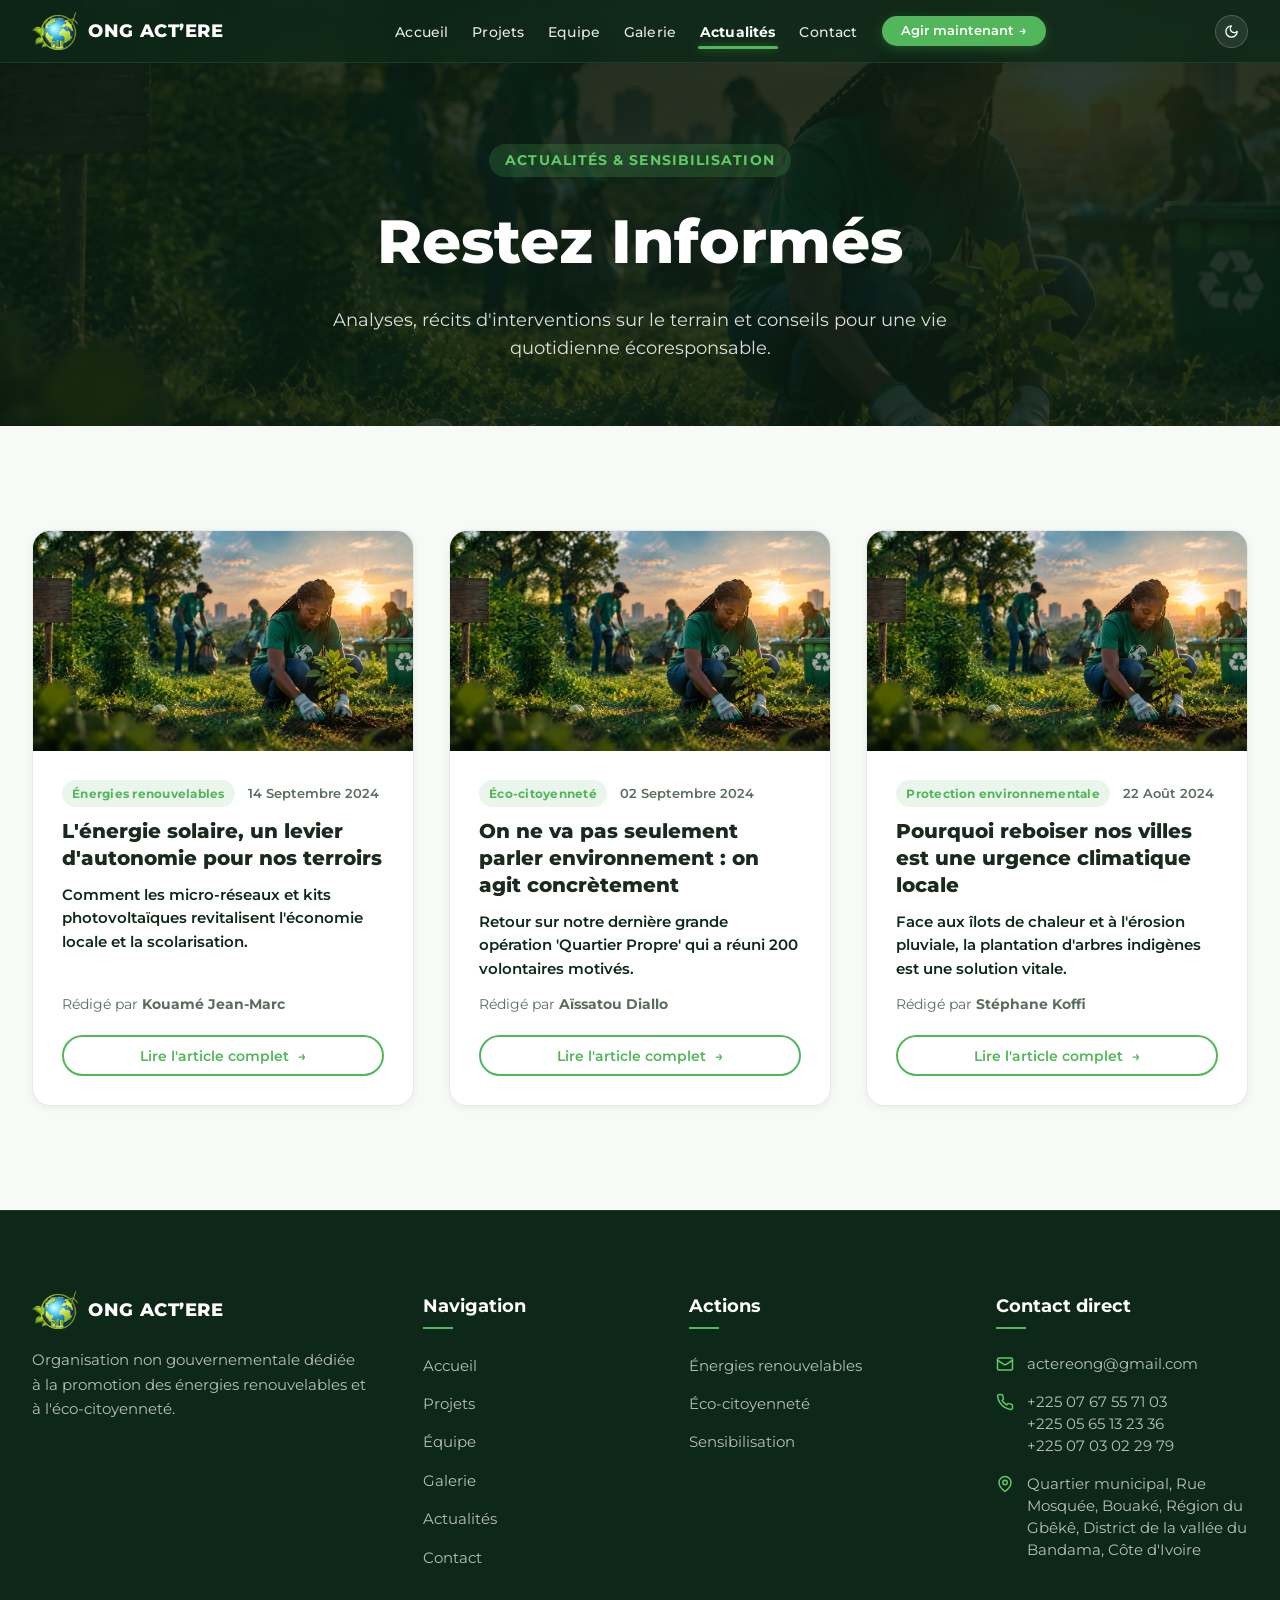
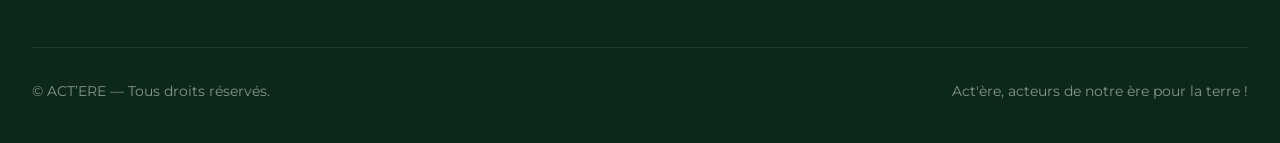
<file: actualites.html>
<!DOCTYPE html>
<html lang="fr">
<head>
    <meta charset="UTF-8">
    <meta name="viewport" content="width=device-width, initial-scale=1.0">
    <title>Actualités & Sensibilisation — ONG ACT'ERE</title>
    <meta name="description" content="Toutes les actualités, conseils écologiques et reportages terrain de l'ONG ACT'ERE.">
    <link rel="icon" type="image/png" href="logo.png">

    <!-- Montserrat -->
    <link rel="preconnect" href="https://fonts.googleapis.com">
    <link rel="preconnect" href="https://fonts.gstatic.com" crossorigin>
    <link href="https://fonts.googleapis.com/css2?family=Montserrat:ital,wght@0,300;0,400;0,500;0,600;0,700;0,800;0,900;1,400;1,600&display=swap" rel="stylesheet">

    <!-- Stylesheet -->
    <link rel="stylesheet" href="css/style.css?v=3.0">
    <!-- Dark Mode Pré-initialisation pour éviter le clignotement -->
    <script>
        (function() {
            const savedTheme = localStorage.getItem('actere_theme');
            if (savedTheme === 'dark' || (!savedTheme && window.matchMedia && window.matchMedia('(prefers-color-scheme: dark)').matches)) {
                document.documentElement.setAttribute('data-theme', 'dark');
            }
        })();
    </script>
    <style>
        .page-banner {
            padding: 9rem 0 4rem;
            background: linear-gradient(rgba(10, 28, 17, 0.88), rgba(10, 28, 17, 0.82)), url('hero-bg.jpg') center center / cover no-repeat;
            color: #ffffff;
            text-align: center;
        }
    </style>
</head>
<body>

    <!-- Header -->
    <header class="site-header header-scrolled">
        <div class="container header-container">
            <a href="index.html" class="brand-logo" aria-label="ONG ACT'ERE">
                <img src="logo.png" alt="Logo ONG ACT'ERE">
                <span class="brand-text">ONG ACT’ERE</span>
            </a>

            <nav class="main-nav">
                <ul class="nav-links">
                    <li><a href="index.html">Accueil</a></li>
                    <li><a href="projets.html">Projets</a></li>
                    <li><a href="equipe.html">Equipe</a></li>
                    <li><a href="galerie.html">Galerie</a></li>
                    <li><a href="actualites.html" class="active">Actualités</a></li>
                    <li><a href="contact.html">Contact</a></li>
                </ul>

                <div class="header-cta">
                    <a href="contact.html" class="btn btn-primary">
                        Agir maintenant <span class="btn-arrow">→</span>
                    </a>
                </div>
            </nav>

            <div style="display:flex; align-items:center; gap:0.8rem;">
                <button class="theme-toggle-btn" aria-label="Changer de thème (mode sombre/clair)" title="Changer de thème">
                    <svg class="theme-icon-moon" width="18" height="18" viewBox="0 0 24 24" fill="none" stroke="currentColor" stroke-width="2.2" stroke-linecap="round" stroke-linejoin="round"><path d="M12 3a6 6 0 0 0 9 9 9 9 0 1 1-9-9Z"/></svg>
                    <svg class="theme-icon-sun" width="18" height="18" viewBox="0 0 24 24" fill="none" stroke="currentColor" stroke-width="2.2" stroke-linecap="round" stroke-linejoin="round"><circle cx="12" cy="12" r="4"/><path d="M12 2v2"/><path d="M12 20v2"/><path d="m4.93 4.93 1.41 1.41"/><path d="m17.66 17.66 1.41 1.41"/><path d="M2 12h2"/><path d="M20 12h2"/><path d="m6.34 17.66-1.41 1.41"/><path d="m19.07 4.93-1.41 1.41"/></svg>
                </button>
                <button class="mobile-menu-toggle" aria-label="Menu principal">
                    <span></span>
                    <span></span>
                    <span></span>
                </button>
            </div>
        </div>
    </header>

    <!-- Page Banner -->
    <section class="page-banner">
        <div class="container">
            <span class="section-badge" style="background: rgba(82, 183, 90, 0.2); color: var(--accent-green);">Actualités & Sensibilisation</span>
            <h1 style="font-size: clamp(2.5rem, 5vw, 3.8rem); font-weight: 800; margin-bottom: 1rem;">Restez Informés</h1>
            <p style="max-width: 650px; margin: 0 auto; color: rgba(255, 255, 255, 0.85); font-size: 1.1rem;">
                Analyses, récits d'interventions sur le terrain et conseils pour une vie quotidienne écoresponsable.
            </p>
        </div>
    </section>

    <!-- Articles List -->
    <section class="section section-light">
        <div class="container">
            <div class="articles-grid" id="news-container">
                <!-- Rendu dynamique via js/data.js -->
            </div>
        </div>
    </section>

    <!-- Footer -->
    <footer class="site-footer">
        <div class="container">
            <div class="footer-grid">
                <div class="footer-brand">
                    <div class="brand-logo">
                        <img src="logo.png" alt="Logo ONG ACT'ERE">
                        <span class="brand-text">ONG ACT’ERE</span>
                    </div>
                    <p class="footer-desc">
                        Organisation non gouvernementale dédiée à la promotion des énergies renouvelables et à l'éco-citoyenneté.
                    </p>
                </div>
                <div class="footer-col">
                    <h4>Navigation</h4>
                    <ul class="footer-links">
                        <li><a href="index.html">Accueil</a></li>
                        <li><a href="projets.html">Projets</a></li>
                        <li><a href="equipe.html">Équipe</a></li>
                        <li><a href="galerie.html">Galerie</a></li>
                        <li><a href="actualites.html">Actualités</a></li>
                        <li><a href="contact.html">Contact</a></li>
                    </ul>
                </div>
                <div class="footer-col">
                    <h4>Actions</h4>
                    <ul class="footer-links">
                        <li><a href="index.html#actions">Énergies renouvelables</a></li>
                        <li><a href="index.html#actions">Éco-citoyenneté</a></li>
                        <li><a href="index.html#actions">Sensibilisation</a></li>
                    </ul>
                </div>
                <div class="footer-col">
                    <h4>Contact direct</h4>
                    <div class="footer-contact-item">
                        <svg xmlns="http://www.w3.org/2000/svg" viewBox="0 0 24 24" fill="none" stroke="currentColor" stroke-width="2" stroke-linecap="round" stroke-linejoin="round"><rect width="20" height="16" x="2" y="4" rx="2"/><path d="m22 7-8.97 5.7a1.94 1.94 0 0 1-2.06 0L2 7"/></svg>
                        <a href="mailto:actereong@gmail.com">actereong@gmail.com</a>
                    </div>
                    <div class="footer-contact-item">
                        <svg xmlns="http://www.w3.org/2000/svg" viewBox="0 0 24 24" fill="none" stroke="currentColor" stroke-width="2" stroke-linecap="round" stroke-linejoin="round"><path d="M22 16.92v3a2 2 0 0 1-2.18 2 19.79 19.79 0 0 1-8.63-3.07 19.5 19.5 0 0 1-6-6 19.79 19.79 0 0 1-3.07-8.67A2 2 0 0 1 4.11 2h3a2 2 0 0 1 2 1.72 12.84 12.84 0 0 0 .7 2.81 2 2 0 0 1-.45 2.11L8.09 9.91a16 16 0 0 0 6 6l1.27-1.27a2 2 0 0 1 2.11-.45 12.84 12.84 0 0 0 2.81.7A2 2 0 0 1 22 16.92z"/></svg>
                        <div>
                            <a href="tel:+2250767557103">+225 07 67 55 71 03</a><br>
                            <a href="tel:+2250565132336">+225 05 65 13 23 36</a><br>
                            <a href="tel:+2250703022979">+225 07 03 02 29 79</a>
                        </div>
                    </div>
                    <div class="footer-contact-item">
                        <svg xmlns="http://www.w3.org/2000/svg" viewBox="0 0 24 24" fill="none" stroke="currentColor" stroke-width="2" stroke-linecap="round" stroke-linejoin="round"><path d="M20 10c0 6-8 12-8 12s-8-6-8-12a8 8 0 0 1 16 0Z"/><circle cx="12" cy="10" r="3"/></svg>
                        <span>Quartier municipal, Rue Mosquée, Bouaké, Région du Gbêkê, District de la vallée du Bandama, Côte d'Ivoire</span>
                    </div>
                </div>
            </div>
            <div class="footer-bottom">
                <div>© ACT’ERE — Tous droits réservés.</div>
                <div>Act'ère, acteurs de notre ère pour la terre !</div>
            </div>
        </div>
    </footer>

    <!-- ==========================================================
         MODAL LECTURE ARTICLE D'ACTUALITÉ
         ========================================================== -->
    <div id="article-read-modal" class="modal-backdrop" role="dialog" aria-modal="true">
        <div class="modal-card" style="max-width: 760px; max-height: 90vh; overflow-y: auto;">
            <button id="article-modal-close-btn" class="modal-close-btn" aria-label="Fermer la fenêtre" onclick="window.closeArticleReadModal && window.closeArticleReadModal();">
                <svg width="18" height="18" viewBox="0 0 24 24" fill="none" stroke="currentColor" stroke-width="2.5" stroke-linecap="round" stroke-linejoin="round"><line x1="18" y1="6" x2="6" y2="18"/><line x1="6" y1="6" x2="18" y2="18"/></svg>
            </button>
            <div style="border-radius: 12px; overflow: hidden; margin-bottom: 1.5rem; max-height: 320px; background:#000;">
                <img id="modal-art-img" src="hero-bg.jpg" alt="Article" style="width:100%; height:320px; object-fit:cover; display:block;">
            </div>
            <div style="display:flex; gap:1rem; align-items:center; margin-bottom:0.8rem; flex-wrap:wrap;">
                <span id="modal-art-category" class="section-badge" style="margin-bottom:0;">Catégorie</span>
                <span id="modal-art-date" style="font-size:0.85rem; color:var(--text-muted);">Date</span>
                <span id="modal-art-author" style="font-size:0.85rem; color:var(--text-muted);">Par Auteur</span>
            </div>
            <h3 id="modal-art-title" style="font-size: 1.65rem; margin-bottom: 0.8rem; font-weight:800; line-height:1.35; color:var(--text-dark);">Titre</h3>
            <div id="modal-art-excerpt" style="font-size:1.02rem; font-weight:600; color:var(--primary-green); background:rgba(82,183,90,0.08); padding:0.9rem 1.2rem; border-radius:8px; margin-bottom:1.4rem; border-left:3px solid var(--primary-green);">Extrait</div>
            <div id="modal-art-content" style="color:var(--text-main); line-height:1.8; margin-bottom:2rem; font-size:0.95rem; white-space:pre-wrap;">Contenu détaillé</div>
            <div style="display:flex; justify-content:flex-end;">
                <button type="button" class="btn-light-pill btn-close-modal" onclick="window.closeArticleReadModal && window.closeArticleReadModal();">
                    Fermer la lecture
                </button>
            </div>
        </div>
    </div>

    <script src="js/data.js?v=3.0"></script>
    <script src="js/main.js?v=3.0"></script>
    <script src="js/analytics.js"></script>
    <script>
        // Le chargement des articles et le modal de lecture sont initialisés par js/main.js
    </script>
</body>
</html>
</file>
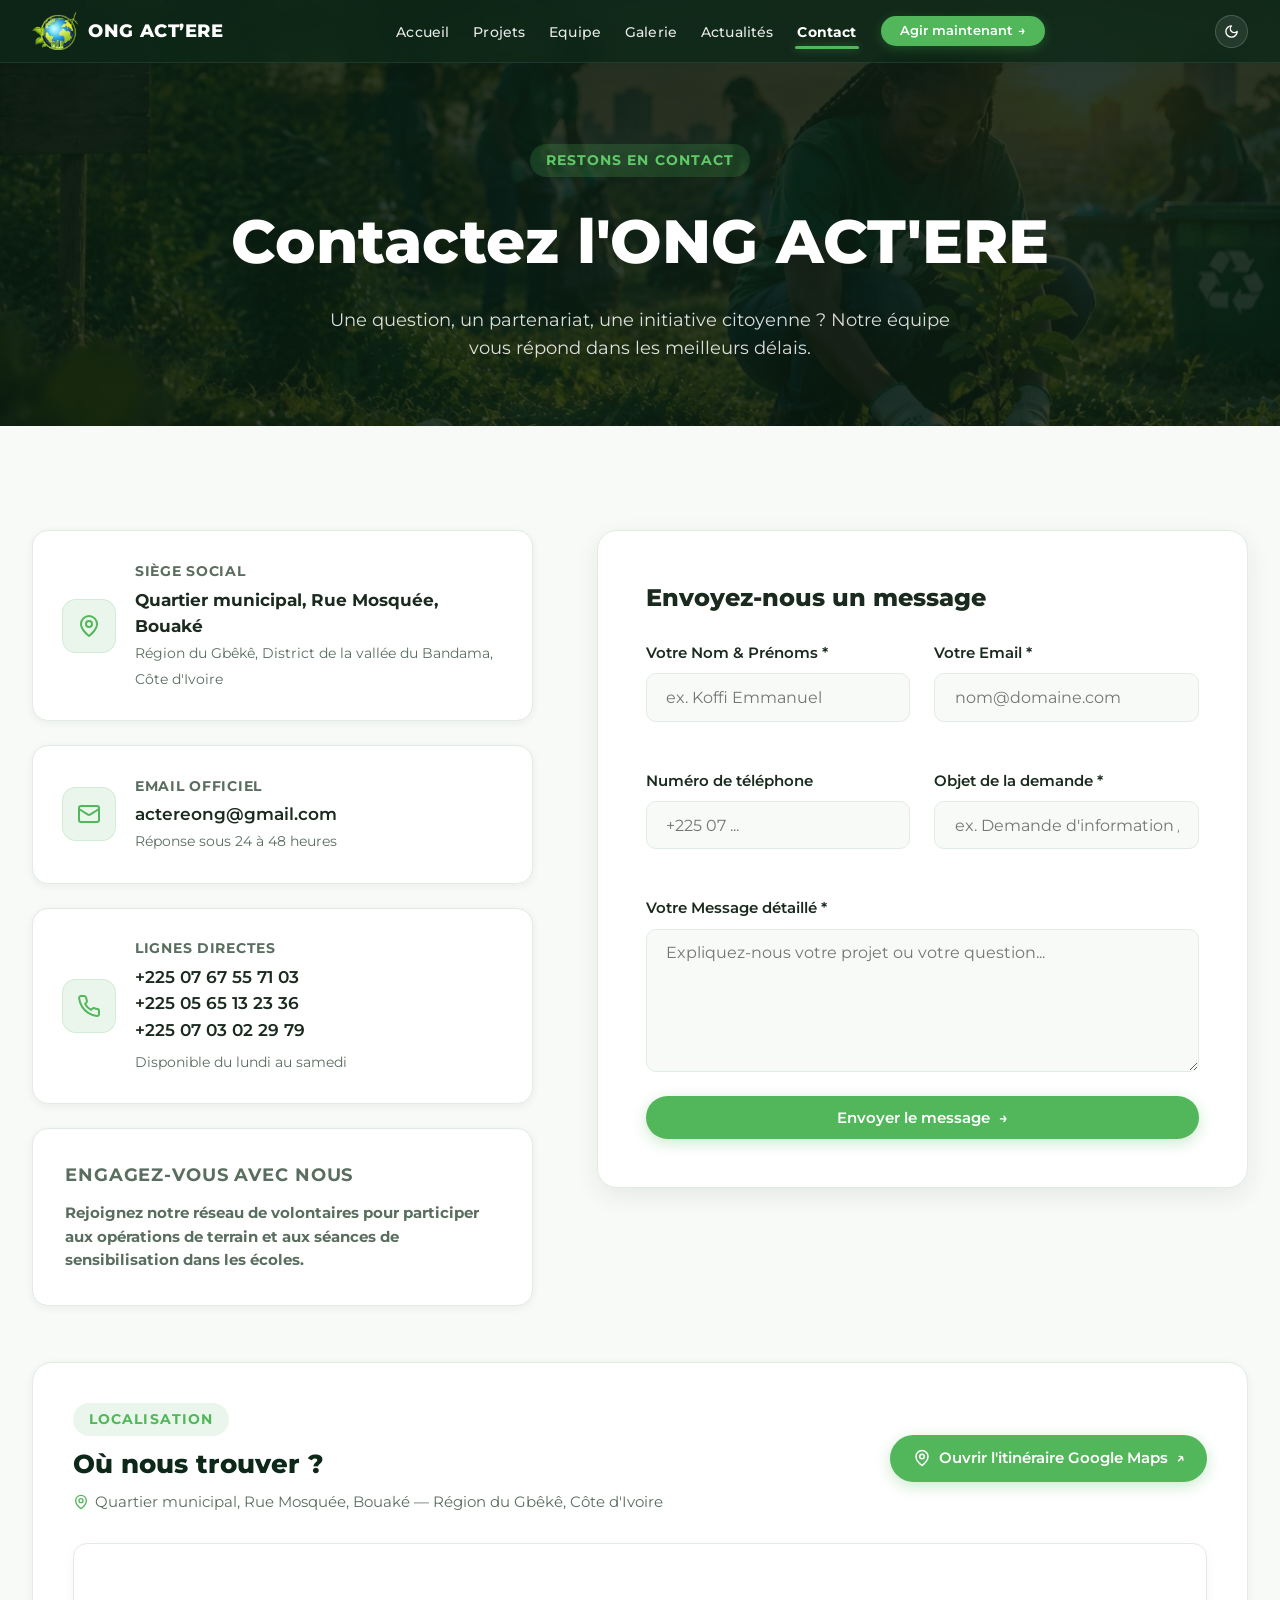
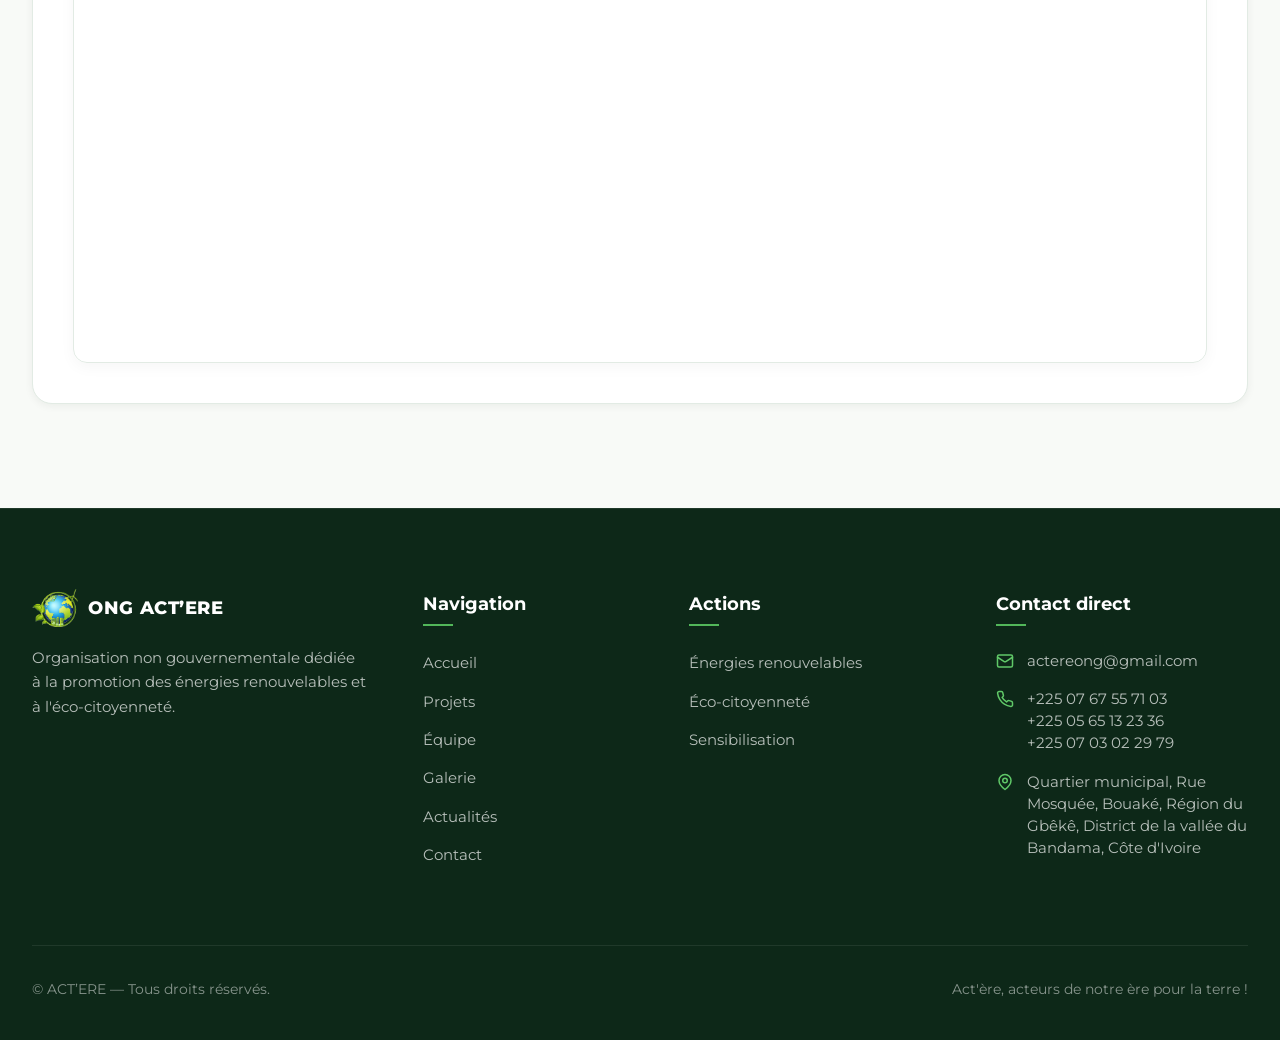
<file: contact.html>
<!DOCTYPE html>
<html lang="fr">
<head>
    <meta charset="UTF-8">
    <meta name="viewport" content="width=device-width, initial-scale=1.0">
    <title>Contactez-nous — ONG ACT'ERE</title>
    <meta name="description" content="Contactez l'ONG ACT'ERE pour vos projets, demandes de partenariat ou adhésions.">
    <link rel="icon" type="image/png" href="logo.png">

    <!-- Montserrat -->
    <link rel="preconnect" href="https://fonts.googleapis.com">
    <link rel="preconnect" href="https://fonts.gstatic.com" crossorigin>
    <link href="https://fonts.googleapis.com/css2?family=Montserrat:ital,wght@0,300;0,400;0,500;0,600;0,700;0,800;0,900;1,400;1,600&display=swap" rel="stylesheet">

    <!-- Stylesheet -->
    <link rel="stylesheet" href="css/style.css?v=3.0">
    <!-- Dark Mode Pré-initialisation pour éviter le clignotement -->
    <script>
        (function() {
            const savedTheme = localStorage.getItem('actere_theme');
            if (savedTheme === 'dark' || (!savedTheme && window.matchMedia && window.matchMedia('(prefers-color-scheme: dark)').matches)) {
                document.documentElement.setAttribute('data-theme', 'dark');
            }
        })();
    </script>
    <style>
        .page-banner {
            padding: 9rem 0 4rem;
            background: linear-gradient(rgba(10, 28, 17, 0.88), rgba(10, 28, 17, 0.82)), url('hero-bg.jpg') center center / cover no-repeat;
            color: #ffffff;
            text-align: center;
        }
    </style>
</head>
<body>

    <!-- Header -->
    <header class="site-header header-scrolled">
        <div class="container header-container">
            <a href="index.html" class="brand-logo" aria-label="ONG ACT'ERE">
                <img src="logo.png" alt="Logo ONG ACT'ERE">
                <span class="brand-text">ONG ACT’ERE</span>
            </a>

            <nav class="main-nav">
                <ul class="nav-links">
                    <li><a href="index.html">Accueil</a></li>
                    <li><a href="projets.html">Projets</a></li>
                    <li><a href="equipe.html">Equipe</a></li>
                    <li><a href="galerie.html">Galerie</a></li>
                    <li><a href="actualites.html">Actualités</a></li>
                    <li><a href="contact.html" class="active">Contact</a></li>
                </ul>

                <div class="header-cta">
                    <a href="contact.html" class="btn btn-primary">
                        Agir maintenant <span class="btn-arrow">→</span>
                    </a>
                </div>
            </nav>

            <div style="display:flex; align-items:center; gap:0.8rem;">
                <button class="theme-toggle-btn" aria-label="Changer de thème (mode sombre/clair)" title="Changer de thème">
                    <svg class="theme-icon-moon" width="18" height="18" viewBox="0 0 24 24" fill="none" stroke="currentColor" stroke-width="2.2" stroke-linecap="round" stroke-linejoin="round"><path d="M12 3a6 6 0 0 0 9 9 9 9 0 1 1-9-9Z"/></svg>
                    <svg class="theme-icon-sun" width="18" height="18" viewBox="0 0 24 24" fill="none" stroke="currentColor" stroke-width="2.2" stroke-linecap="round" stroke-linejoin="round"><circle cx="12" cy="12" r="4"/><path d="M12 2v2"/><path d="M12 20v2"/><path d="m4.93 4.93 1.41 1.41"/><path d="m17.66 17.66 1.41 1.41"/><path d="M2 12h2"/><path d="M20 12h2"/><path d="m6.34 17.66-1.41 1.41"/><path d="m19.07 4.93-1.41 1.41"/></svg>
                </button>
                <button class="mobile-menu-toggle" aria-label="Menu principal">
                    <span></span>
                    <span></span>
                    <span></span>
                </button>
            </div>
        </div>
    </header>

    <!-- Page Banner -->
    <section class="page-banner">
        <div class="container">
            <span class="section-badge" style="background: rgba(82, 183, 90, 0.2); color: var(--accent-green);">Restons en contact</span>
            <h1 style="font-size: clamp(2.5rem, 5vw, 3.8rem); font-weight: 800; margin-bottom: 1rem;">Contactez l'ONG ACT'ERE</h1>
            <p style="max-width: 650px; margin: 0 auto; color: rgba(255, 255, 255, 0.85); font-size: 1.1rem;">
                Une question, un partenariat, une initiative citoyenne ? Notre équipe vous répond dans les meilleurs délais.
            </p>
        </div>
    </section>

    <!-- Contact Form & Coordinates -->
    <section class="section section-light">
        <div class="container">
            <div class="contact-grid">
                <div class="contact-info-cards">
                    <div class="contact-info-card">
                        <div class="contact-icon-box">
                            <svg xmlns="http://www.w3.org/2000/svg" viewBox="0 0 24 24" width="24" height="24" fill="none" stroke="currentColor" stroke-width="2" stroke-linecap="round" stroke-linejoin="round">
                                <path d="M20 10c0 6-8 12-8 12s-8-6-8-12a8 8 0 0 1 16 0Z"/>
                                <circle cx="12" cy="10" r="3"/>
                            </svg>
                        </div>
                        <div>
                            <h4>Siège social</h4>
                            <p>Quartier municipal, Rue Mosquée, Bouaké</p>
                            <span style="font-size: 0.85rem; color: var(--text-muted);">Région du Gbêkê, District de la vallée du Bandama, Côte d'Ivoire</span>
                        </div>
                    </div>

                    <div class="contact-info-card">
                        <div class="contact-icon-box">
                            <svg xmlns="http://www.w3.org/2000/svg" viewBox="0 0 24 24" width="24" height="24" fill="none" stroke="currentColor" stroke-width="2" stroke-linecap="round" stroke-linejoin="round">
                                <rect width="20" height="16" x="2" y="4" rx="2"/>
                                <path d="m22 7-8.97 5.7a1.94 1.94 0 0 1-2.06 0L2 7"/>
                            </svg>
                        </div>
                        <div>
                            <h4>Email officiel</h4>
                            <p><a href="mailto:actereong@gmail.com" style="color: inherit; text-decoration: none; font-weight: 600;">actereong@gmail.com</a></p>
                            <span style="font-size: 0.85rem; color: var(--text-muted);">Réponse sous 24 à 48 heures</span>
                        </div>
                    </div>

                    <div class="contact-info-card">
                        <div class="contact-icon-box">
                            <svg xmlns="http://www.w3.org/2000/svg" viewBox="0 0 24 24" width="24" height="24" fill="none" stroke="currentColor" stroke-width="2" stroke-linecap="round" stroke-linejoin="round">
                                <path d="M22 16.92v3a2 2 0 0 1-2.18 2 19.79 19.79 0 0 1-8.63-3.07 19.5 19.5 0 0 1-6-6 19.79 19.79 0 0 1-3.07-8.67A2 2 0 0 1 4.11 2h3a2 2 0 0 1 2 1.72 12.84 12.84 0 0 0 .7 2.81 2 2 0 0 1-.45 2.11L8.09 9.91a16 16 0 0 0 6 6l1.27-1.27a2 2 0 0 1 2.11-.45 12.84 12.84 0 0 0 2.81.7A2 2 0 0 1 22 16.92z"/>
                            </svg>
                        </div>
                        <div>
                            <h4>Lignes directes</h4>
                            <p style="margin-bottom: 0.3rem;">
                                <a href="tel:+2250767557103" style="color: inherit; text-decoration: none; font-weight: 600;">+225 07 67 55 71 03</a><br>
                                <a href="tel:+2250565132336" style="color: inherit; text-decoration: none; font-weight: 600;">+225 05 65 13 23 36</a><br>
                                <a href="tel:+2250703022979" style="color: inherit; text-decoration: none; font-weight: 600;">+225 07 03 02 29 79</a>
                            </p>
                            <span style="font-size: 0.85rem; color: var(--text-muted);">Disponible du lundi au samedi</span>
                        </div>
                    </div>

                    <div class="contact-info-card" style="display:block; padding: 2rem;">
                        <h4 style="font-size: 1.1rem; font-weight: 700; margin-bottom: 0.8rem;">Engagez-vous avec nous</h4>
                        <p style="font-size: 0.92rem; color: var(--text-muted); line-height: 1.6;">
                            Rejoignez notre réseau de volontaires pour participer aux opérations de terrain et aux séances de sensibilisation dans les écoles.
                        </p>
                    </div>
                </div>

                <div class="contact-form-container">
                    <h3 style="font-size: 1.5rem; font-weight: 800; margin-bottom: 1.5rem;">Envoyez-nous un message</h3>
                    <form id="actere-contact-form">
                        <div class="form-group-row">
                            <div class="form-group">
                                <label for="name">Votre Nom & Prénoms *</label>
                                <input type="text" id="name" class="form-control" placeholder="ex. Koffi Emmanuel" required>
                            </div>
                            <div class="form-group">
                                <label for="email">Votre Email *</label>
                                <input type="email" id="email" class="form-control" placeholder="nom@domaine.com" required>
                            </div>
                        </div>

                        <div class="form-group-row">
                            <div class="form-group">
                                <label for="phone">Numéro de téléphone</label>
                                <input type="tel" id="phone" class="form-control" placeholder="+225 07 ...">
                            </div>
                            <div class="form-group">
                                <label for="subject">Objet de la demande *</label>
                                <input type="text" id="subject" class="form-control" placeholder="ex. Demande d'information / Partenariat" required>
                            </div>
                        </div>

                        <div class="form-group">
                            <label for="message">Votre Message détaillé *</label>
                            <textarea id="message" class="form-control" rows="6" placeholder="Expliquez-nous votre projet ou votre question..." required></textarea>
                        </div>

                        <button type="submit" class="btn btn-primary" style="width: 100%;">
                            Envoyer le message <span class="btn-arrow">→</span>
                        </button>
                    </form>
                </div>
            </div>

            <!-- ==========================================================
                 SECTION LOCALISATION DU SIÈGE SOCIAL (GOOGLE MAPS)
                 ========================================================== -->
            <div style="margin-top: 3.5rem; background: var(--bg-white); border-radius: 20px; box-shadow: var(--shadow-sm); border: 1px solid var(--border-color); padding: 2.5rem; overflow: hidden;">
                <div style="display: flex; justify-content: space-between; align-items: center; flex-wrap: wrap; gap: 1.5rem; margin-bottom: 1.8rem;">
                    <div>
                        <span class="section-badge" style="margin-bottom: 0.5rem; display: inline-block;">Localisation</span>
                        <h3 style="font-size: 1.6rem; font-weight: 800; color: var(--text-dark); margin-bottom: 0.3rem;">Où nous trouver ?</h3>
                        <p style="color: var(--text-muted); font-size: 0.95rem; margin: 0;">
                            <svg width="16" height="16" viewBox="0 0 24 24" fill="none" stroke="var(--primary-green)" stroke-width="2" stroke-linecap="round" stroke-linejoin="round" aria-hidden="true" style="vertical-align:-3px; margin-right:0.35rem;"><path d="M20 10c0 6-8 12-8 12s-8-6-8-12a8 8 0 0 1 16 0Z"/><circle cx="12" cy="10" r="3"/></svg>Quartier municipal, Rue Mosquée, Bouaké — Région du Gbêkê, Côte d'Ivoire
                        </p>
                    </div>
                    <a href="https://www.google.com/maps/search/?api=1&query=Quartier+Municipal+Bouak%C3%A9+C%C3%B4te+d%27Ivoire" target="_blank" rel="noopener noreferrer" class="btn btn-primary" style="display: inline-flex; align-items: center; gap: 0.5rem; padding: 0.75rem 1.4rem; font-size: 0.92rem; text-decoration: none;">
                        <svg xmlns="http://www.w3.org/2000/svg" width="18" height="18" viewBox="0 0 24 24" fill="none" stroke="currentColor" stroke-width="2" stroke-linecap="round" stroke-linejoin="round"><path d="M20 10c0 6-8 12-8 12s-8-6-8-12a8 8 0 0 1 16 0Z"/><circle cx="12" cy="10" r="3"/></svg>
                        Ouvrir l'itinéraire Google Maps <span class="btn-arrow">↗</span>
                    </a>
                </div>
                <div style="position: relative; width: 100%; height: 420px; border-radius: 14px; overflow: hidden; border: 1px solid var(--border-color); box-shadow: 0 4px 15px rgba(0,0,0,0.04);">
                    <iframe 
                        title="Localisation Siège ONG ACT'ERE - Bouaké"
                        src="https://maps.google.com/maps?q=Quartier+Municipal+Bouak%C3%A9+C%C3%B4te+d%27Ivoire&t=&z=15&ie=UTF8&iwloc=&output=embed" 
                        width="100%" 
                        height="100%" 
                        style="border:0;" 
                        allowfullscreen="" 
                        loading="lazy" 
                        referrerpolicy="no-referrer-when-downgrade">
                    </iframe>
                </div>
            </div>
        </div>
    </section>

    <!-- Footer -->
    <footer class="site-footer">
        <div class="container">
            <div class="footer-grid">
                <div class="footer-brand">
                    <div class="brand-logo">
                        <img src="logo.png" alt="Logo ONG ACT'ERE">
                        <span class="brand-text">ONG ACT’ERE</span>
                    </div>
                    <p class="footer-desc">
                        Organisation non gouvernementale dédiée à la promotion des énergies renouvelables et à l'éco-citoyenneté.
                    </p>
                </div>
                <div class="footer-col">
                    <h4>Navigation</h4>
                    <ul class="footer-links">
                        <li><a href="index.html">Accueil</a></li>
                        <li><a href="projets.html">Projets</a></li>
                        <li><a href="equipe.html">Équipe</a></li>
                        <li><a href="galerie.html">Galerie</a></li>
                        <li><a href="actualites.html">Actualités</a></li>
                        <li><a href="contact.html">Contact</a></li>
                    </ul>
                </div>
                <div class="footer-col">
                    <h4>Actions</h4>
                    <ul class="footer-links">
                        <li><a href="index.html#actions">Énergies renouvelables</a></li>
                        <li><a href="index.html#actions">Éco-citoyenneté</a></li>
                        <li><a href="index.html#actions">Sensibilisation</a></li>
                    </ul>
                </div>
                <div class="footer-col">
                    <h4>Contact direct</h4>
                    <div class="footer-contact-item">
                        <svg xmlns="http://www.w3.org/2000/svg" viewBox="0 0 24 24" fill="none" stroke="currentColor" stroke-width="2" stroke-linecap="round" stroke-linejoin="round"><rect width="20" height="16" x="2" y="4" rx="2"/><path d="m22 7-8.97 5.7a1.94 1.94 0 0 1-2.06 0L2 7"/></svg>
                        <a href="mailto:actereong@gmail.com">actereong@gmail.com</a>
                    </div>
                    <div class="footer-contact-item">
                        <svg xmlns="http://www.w3.org/2000/svg" viewBox="0 0 24 24" fill="none" stroke="currentColor" stroke-width="2" stroke-linecap="round" stroke-linejoin="round"><path d="M22 16.92v3a2 2 0 0 1-2.18 2 19.79 19.79 0 0 1-8.63-3.07 19.5 19.5 0 0 1-6-6 19.79 19.79 0 0 1-3.07-8.67A2 2 0 0 1 4.11 2h3a2 2 0 0 1 2 1.72 12.84 12.84 0 0 0 .7 2.81 2 2 0 0 1-.45 2.11L8.09 9.91a16 16 0 0 0 6 6l1.27-1.27a2 2 0 0 1 2.11-.45 12.84 12.84 0 0 0 2.81.7A2 2 0 0 1 22 16.92z"/></svg>
                        <div>
                            <a href="tel:+2250767557103">+225 07 67 55 71 03</a><br>
                            <a href="tel:+2250565132336">+225 05 65 13 23 36</a><br>
                            <a href="tel:+2250703022979">+225 07 03 02 29 79</a>
                        </div>
                    </div>
                    <div class="footer-contact-item">
                        <svg xmlns="http://www.w3.org/2000/svg" viewBox="0 0 24 24" fill="none" stroke="currentColor" stroke-width="2" stroke-linecap="round" stroke-linejoin="round"><path d="M20 10c0 6-8 12-8 12s-8-6-8-12a8 8 0 0 1 16 0Z"/><circle cx="12" cy="10" r="3"/></svg>
                        <span>Quartier municipal, Rue Mosquée, Bouaké, Région du Gbêkê, District de la vallée du Bandama, Côte d'Ivoire</span>
                    </div>
                </div>
            </div>
            <div class="footer-bottom">
                <div>© ACT’ERE — Tous droits réservés.</div>
                <div>Act'ère, acteurs de notre ère pour la terre !</div>
            </div>
        </div>
    </footer>

    <script src="js/data.js?v=3.0"></script>
    <script src="js/main.js?v=3.0"></script>
    <script src="js/analytics.js"></script>
</body>
</html>
</file>
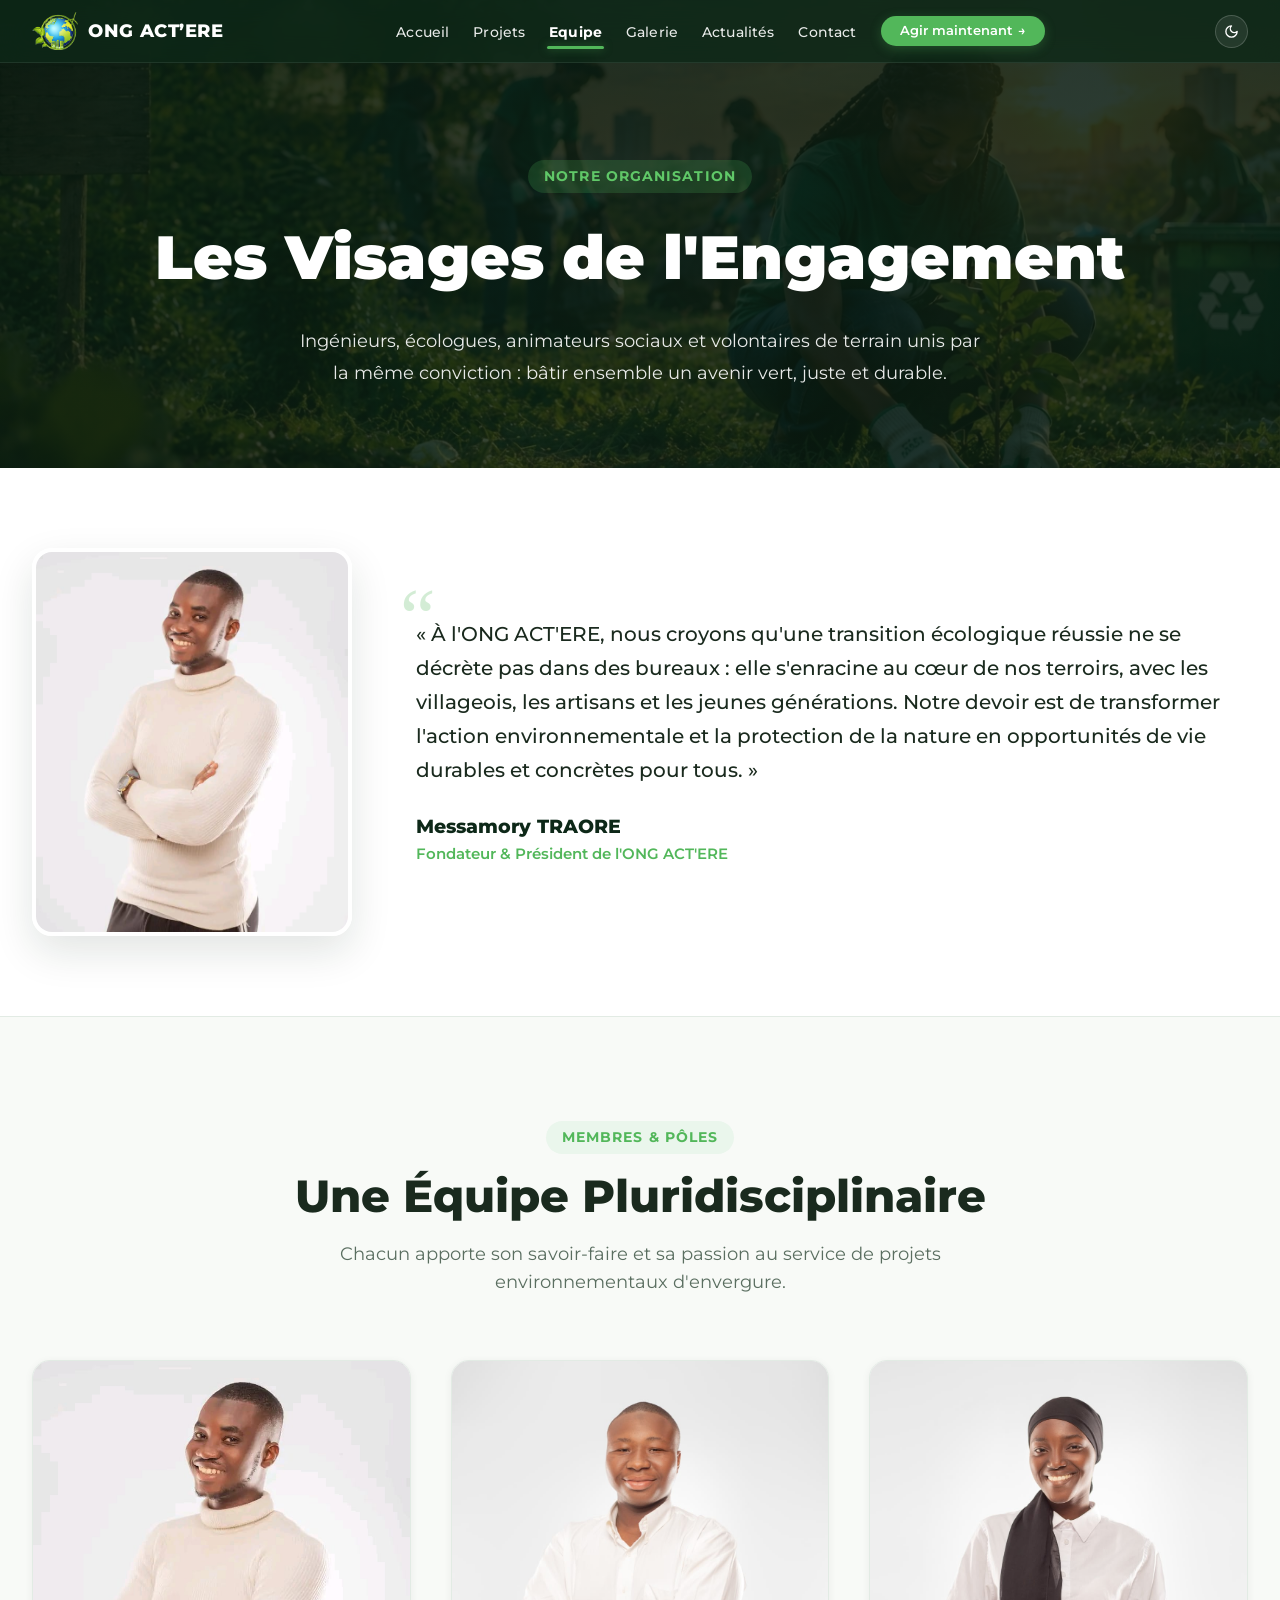
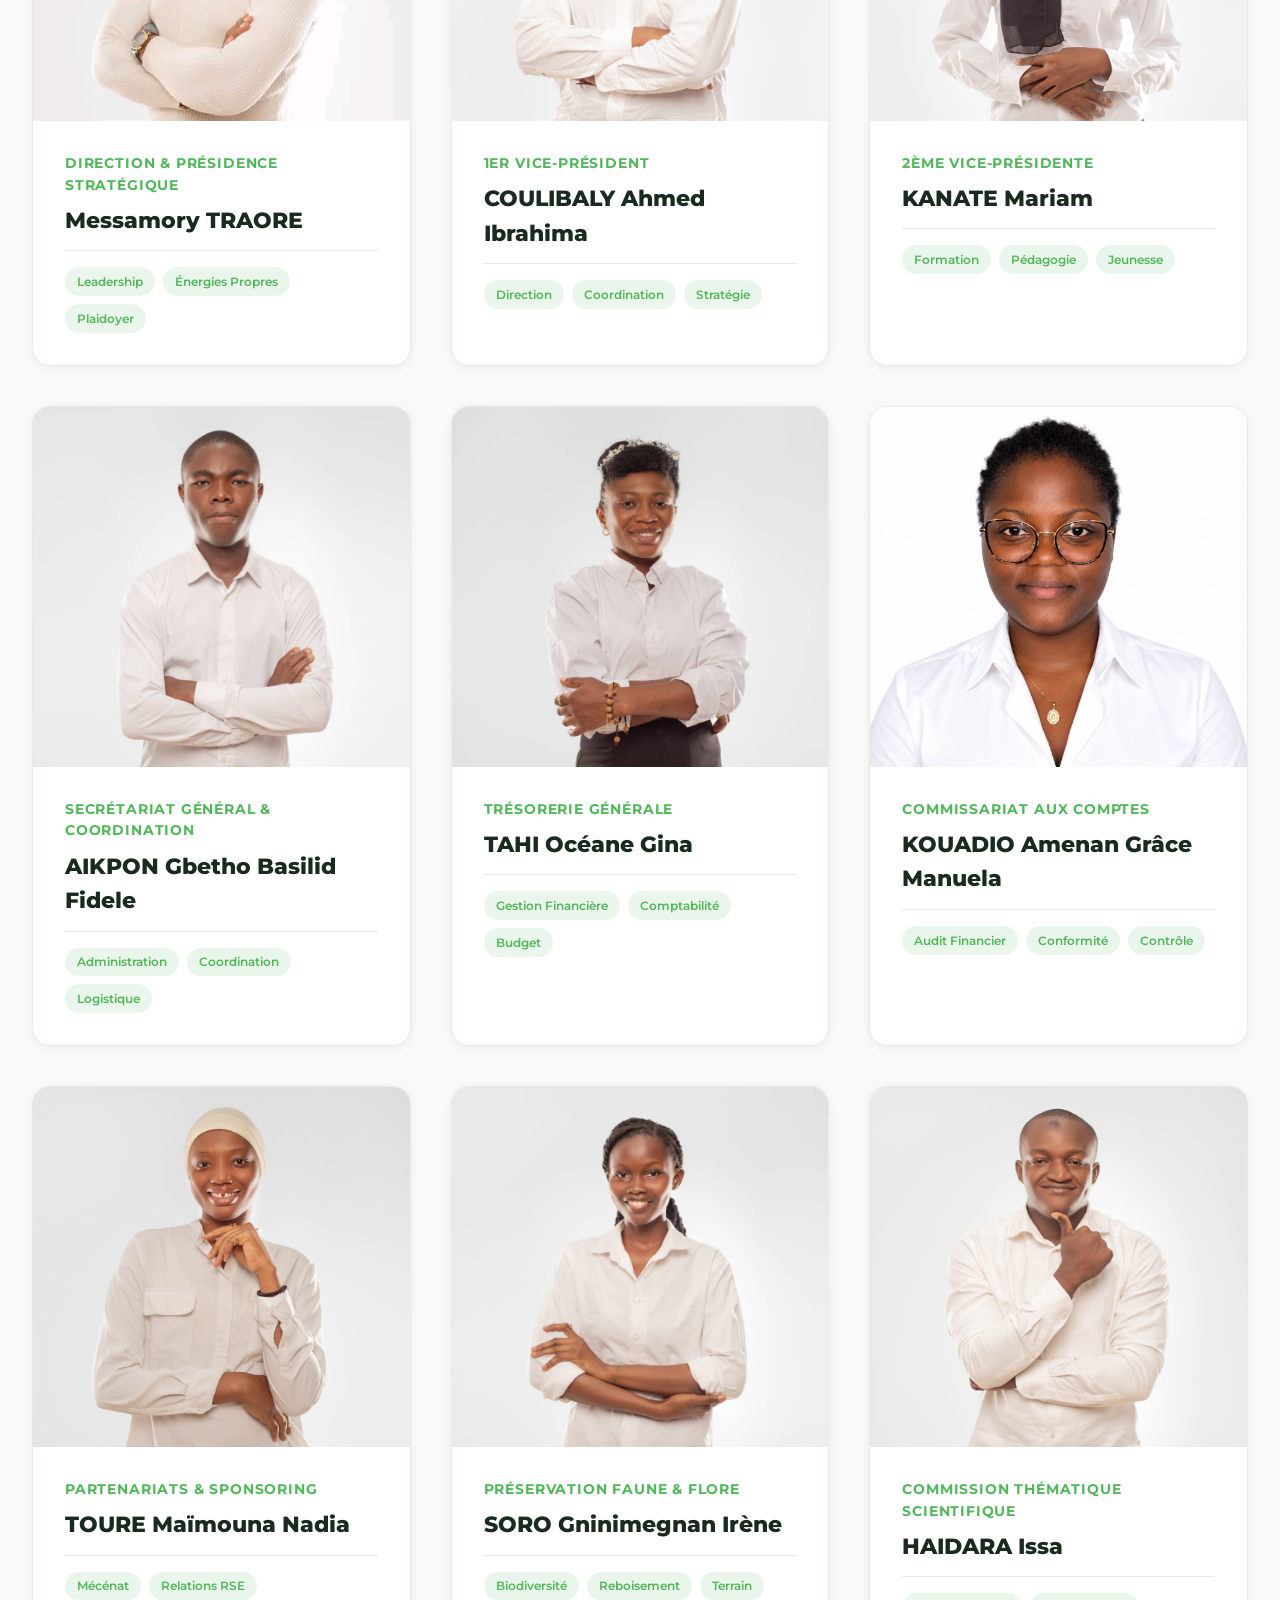
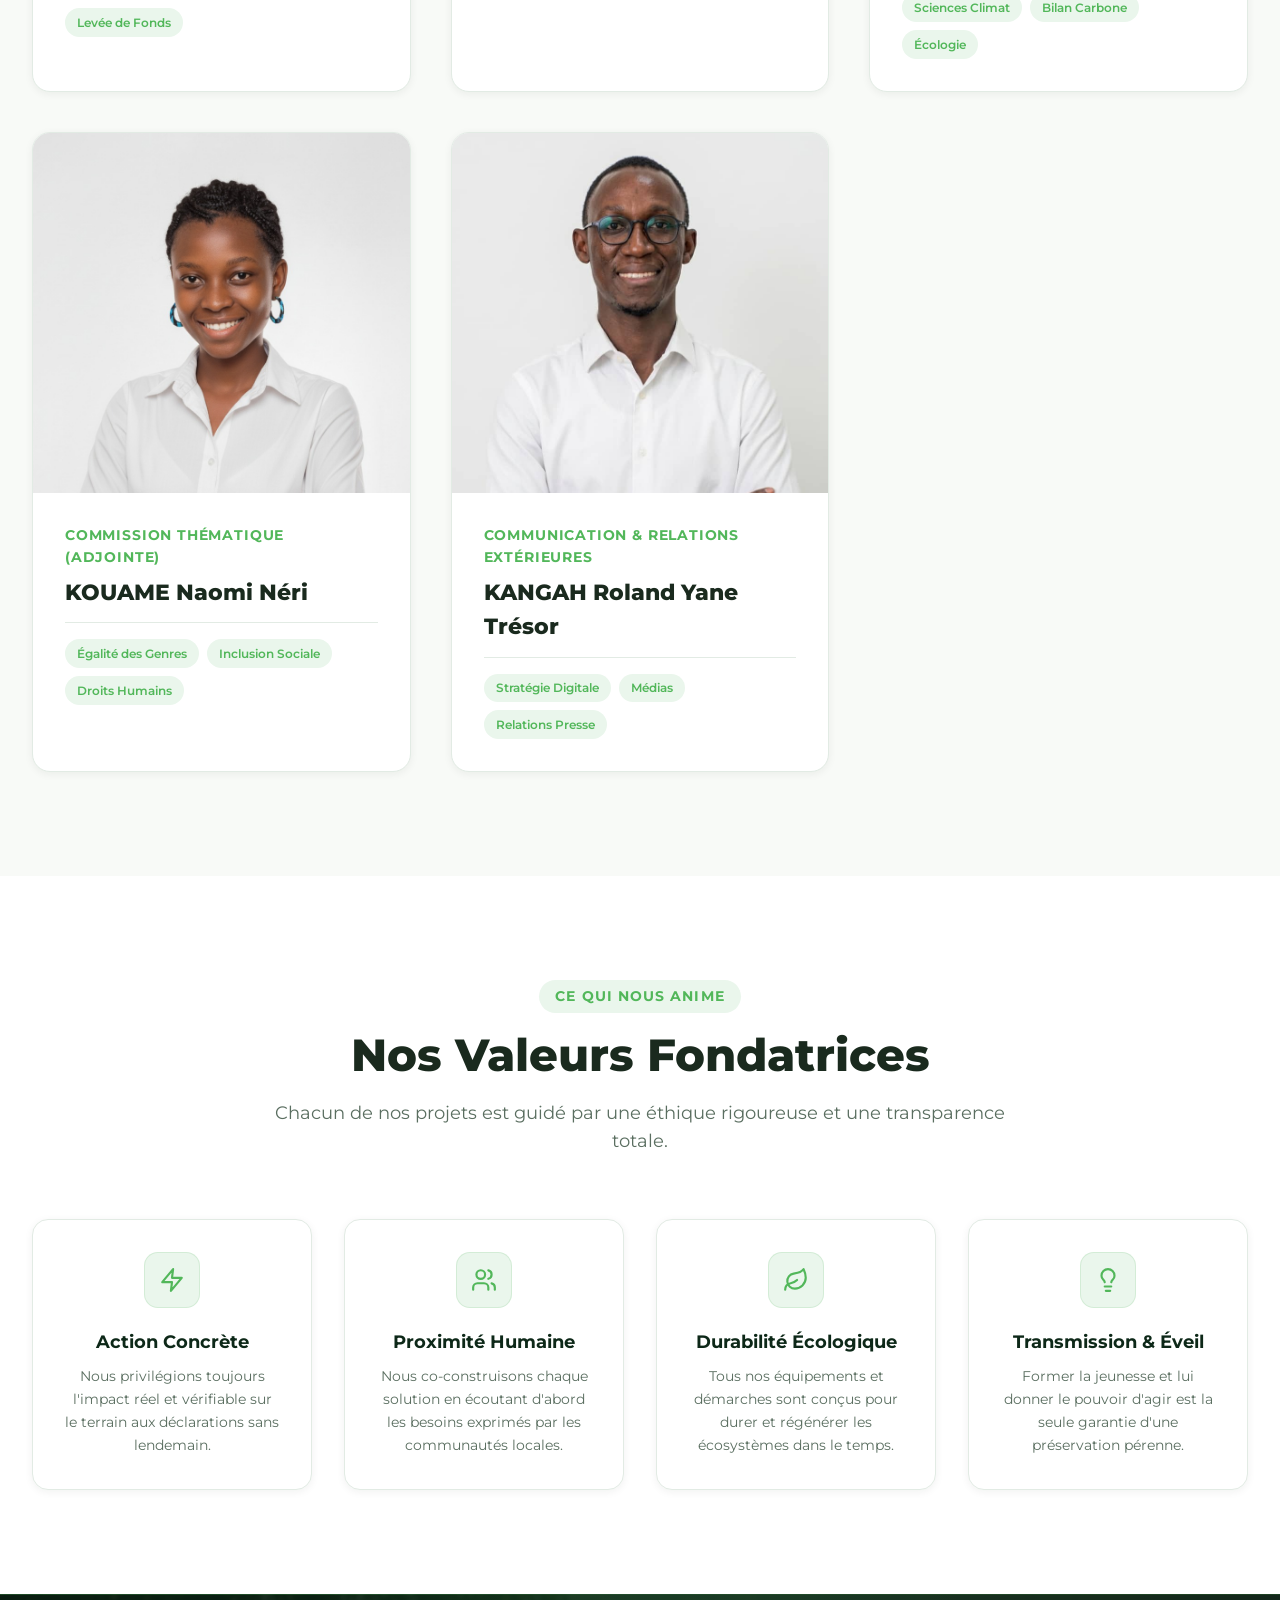
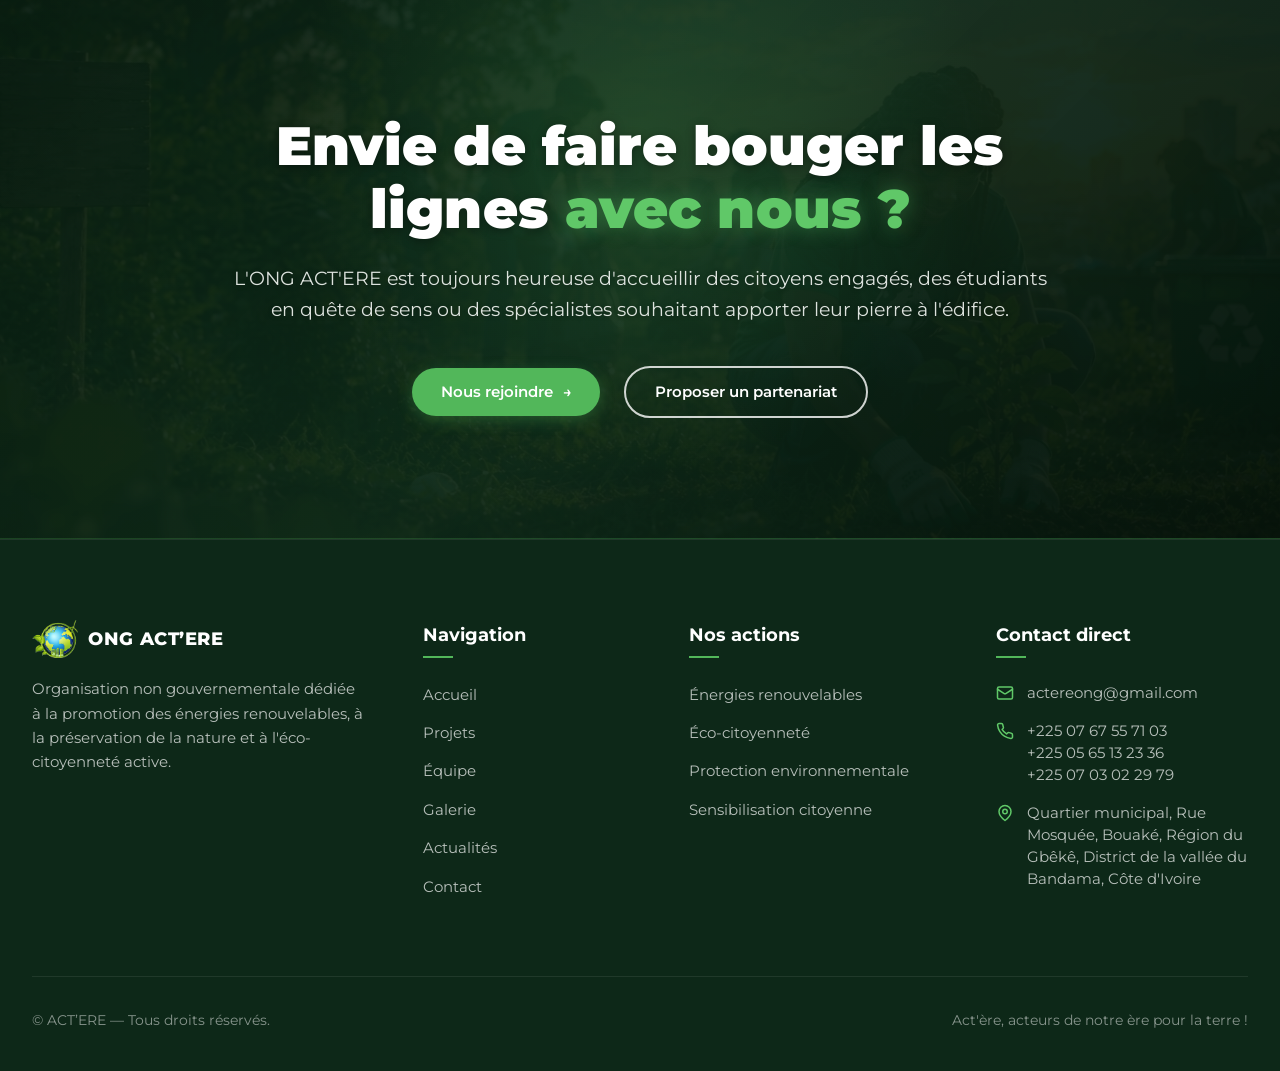
<file: equipe.html>
<!DOCTYPE html>
<html lang="fr">
<head>
    <meta charset="UTF-8">
    <meta name="viewport" content="width=device-width, initial-scale=1.0">
    <title>Notre Équipe — ONG ACT'ERE</title>
    <meta name="description" content="Découvrez les femmes et les hommes engagés au sein de l'ONG ACT'ERE pour la transition énergétique et l'éco-citoyenneté.">
    <link rel="icon" type="image/png" href="logo.png">

    <!-- Montserrat Google Fonts -->
    <link rel="preconnect" href="https://fonts.googleapis.com">
    <link rel="preconnect" href="https://fonts.gstatic.com" crossorigin>
    <link href="https://fonts.googleapis.com/css2?family=Montserrat:ital,wght@0,300;0,400;0,500;0,600;0,700;0,800;0,900;1,400;1,600&display=swap" rel="stylesheet">

    <!-- Feuille de style principale -->
    <link rel="stylesheet" href="css/style.css?v=3.0">

    <!-- Dark Mode Pré-initialisation pour éviter le clignotement -->
    <script>
        (function() {
            const savedTheme = localStorage.getItem('actere_theme');
            if (savedTheme === 'dark' || (!savedTheme && window.matchMedia && window.matchMedia('(prefers-color-scheme: dark)').matches)) {
                document.documentElement.setAttribute('data-theme', 'dark');
            }
        })();
    </script>

    <style>
        .team-hero-banner {
            padding: 10rem 0 5rem;
            background: linear-gradient(rgba(10, 28, 17, 0.88), rgba(10, 28, 17, 0.82)), url('hero-bg.jpg') center center / cover no-repeat;
            color: #ffffff;
            text-align: center;
        }

        .director-quote-section {
            background: #ffffff;
            border-bottom: 1px solid var(--border-color);
            padding: 5rem 0;
        }

        [data-theme="dark"] .director-quote-section {
            background: #08140B !important;
            border-color: #173721 !important;
        }

        [data-theme="dark"] .director-portrait {
            border-color: #1A3E25 !important;
            box-shadow: 0 16px 40px rgba(0, 0, 0, 0.6) !important;
        }

        .director-quote-grid {
            display: grid;
            grid-template-columns: 320px 1fr;
            gap: 4rem;
            align-items: center;
        }

        .director-portrait {
            border-radius: 20px;
            overflow: hidden;
            box-shadow: var(--shadow-lg);
            border: 4px solid #ffffff;
        }

        .director-portrait img {
            width: 100%;
            height: 380px;
            object-fit: cover;
            object-position: top center;
        }

        .director-message {
            position: relative;
        }

        .director-quote-mark {
            font-size: 5rem;
            color: var(--primary-green);
            opacity: 0.25;
            line-height: 1;
            font-family: Georgia, serif;
            position: absolute;
            top: -2.5rem;
            left: -1rem;
        }

        .director-statement {
            font-size: 1.25rem;
            font-weight: 500;
            line-height: 1.7;
            color: var(--text-main);
            margin-bottom: 1.5rem;
            position: relative;
            z-index: 1;
        }

        .director-name {
            font-size: 1.2rem;
            font-weight: 800;
            color: var(--dark-forest);
        }

        .director-role {
            font-size: 0.95rem;
            font-weight: 600;
            color: var(--primary-green);
        }

        /* Cartes d'équipe enrichies */
        .team-card-detailed {
            background: #ffffff;
            border: 1px solid var(--border-color);
            border-radius: var(--radius-card);
            overflow: hidden;
            box-shadow: var(--shadow-sm);
            transition: var(--transition);
            display: flex;
            flex-direction: column;
        }

        .team-card-detailed:hover {
            transform: translateY(-8px);
            box-shadow: var(--shadow-lg);
            border-color: rgba(82, 183, 90, 0.4);
        }

        .team-card-media {
            height: 360px;
            overflow: hidden;
            position: relative;
            background: #eef3ef;
        }

        .team-card-media img {
            width: 100%;
            height: 100%;
            object-fit: cover;
            object-position: top center;
            transition: transform 0.6s ease;
        }

        [data-theme="dark"] .team-card-media {
            background: #0d2214;
        }

        .team-card-detailed:hover .team-card-media img {
            transform: scale(1.04);
        }

        .team-card-info {
            padding: 2rem;
            display: flex;
            flex-direction: column;
            flex-grow: 1;
        }

        .team-card-role {
            font-size: 0.85rem;
            font-weight: 700;
            color: var(--primary-green);
            text-transform: uppercase;
            letter-spacing: 0.06em;
            margin-bottom: 0.4rem;
        }

        .team-card-name {
            font-size: 1.35rem;
            font-weight: 800;
            color: var(--text-main);
            margin-bottom: 0.8rem;
        }

        .team-card-bio {
            font-size: 0.95rem;
            color: var(--text-muted);
            line-height: 1.6;
            margin-bottom: 1.5rem;
            flex-grow: 1;
        }

        .team-card-skills {
            display: flex;
            gap: 0.5rem;
            flex-wrap: wrap;
            border-top: 1px solid var(--border-color);
            padding-top: 1rem;
        }

        .skill-badge {
            background: var(--light-green-bg);
            color: var(--primary-green);
            font-size: 0.75rem;
            font-weight: 600;
            padding: 0.3rem 0.75rem;
            border-radius: var(--radius-pill);
        }

        /* Section des Valeurs */
        .values-grid {
            display: grid;
            grid-template-columns: repeat(auto-fit, minmax(240px, 1fr));
            gap: 2rem;
            margin-top: 3rem;
        }

        .value-card {
            background: #ffffff;
            border: 1px solid var(--border-color);
            border-radius: 16px;
            padding: 2rem;
            text-align: center;
            box-shadow: var(--shadow-sm);
        }

        .value-icon {
            width: 56px;
            height: 56px;
            border-radius: 14px;
            background: var(--light-green-bg);
            color: var(--primary-green);
            display: flex;
            align-items: center;
            justify-content: center;
            margin: 0 auto 1.2rem;
            transition: var(--transition);
            border: 1px solid rgba(82, 183, 90, 0.15);
        }

        .value-icon svg {
            width: 26px;
            height: 26px;
            stroke: var(--primary-green);
            stroke-width: 2;
            fill: none;
            transition: var(--transition);
        }

        .value-card:hover .value-icon {
            background: var(--primary-green);
            color: #ffffff;
            transform: scale(1.08);
            box-shadow: 0 4px 12px rgba(82, 183, 90, 0.25);
        }

        .value-card:hover .value-icon svg {
            stroke: #ffffff;
        }

        .value-card h4 {
            font-size: 1.15rem;
            font-weight: 700;
            margin-bottom: 0.5rem;
            color: var(--text-dark);
        }

        .value-card p {
            font-size: 0.9rem;
            color: var(--text-muted);
        }

        [data-theme="dark"] .value-card {
            background-color: #0F2315 !important;
            border-color: #1A3E25 !important;
            box-shadow: var(--shadow-md) !important;
        }

        [data-theme="dark"] .value-card:hover {
            border-color: rgba(82, 183, 90, 0.5) !important;
            box-shadow: 0 12px 32px rgba(0, 0, 0, 0.6), 0 0 15px rgba(82, 183, 90, 0.12) !important;
        }

        [data-theme="dark"] .value-card h4 {
            color: #FFFFFF !important;
        }

        [data-theme="dark"] .value-card p {
            color: #A6BFAD !important;
        }

        [data-theme="dark"] .value-icon {
            background: #142F1C !important;
            border-color: rgba(82, 183, 90, 0.3) !important;
        }

        [data-theme="dark"] .value-icon svg {
            stroke: #64D770 !important;
        }

        [data-theme="dark"] .value-card:hover .value-icon {
            background: var(--primary-green) !important;
        }

        [data-theme="dark"] .value-card:hover .value-icon svg {
            stroke: #ffffff !important;
        }

        @media (max-width: 900px) {
            .director-quote-grid {
                grid-template-columns: 1fr;
                text-align: center;
            }
            .director-portrait {
                max-width: 280px;
                margin: 0 auto;
            }
        }
    </style>
</head>
<body>

    <!-- ==========================================================
         HEADER / NAVIGATION
         ========================================================== -->
    <header class="site-header header-scrolled">
        <div class="container header-container">
            <a href="index.html" class="brand-logo" aria-label="ONG ACT'ERE">
                <img src="logo.png" alt="Logo ONG ACT'ERE">
                <span class="brand-text">ONG ACT’ERE</span>
            </a>

            <nav class="main-nav">
                <ul class="nav-links">
                    <li><a href="index.html">Accueil</a></li>
                    <li><a href="projets.html">Projets</a></li>
                    <li><a href="equipe.html" class="active">Equipe</a></li>
                    <li><a href="galerie.html">Galerie</a></li>
                    <li><a href="actualites.html">Actualités</a></li>
                    <li><a href="contact.html">Contact</a></li>
                </ul>

                <div class="header-cta">
                    <a href="contact.html" class="btn btn-primary">
                        Agir maintenant <span class="btn-arrow">→</span>
                    </a>
                </div>
            </nav>

            <div style="display:flex; align-items:center; gap:0.8rem;">
                <button class="theme-toggle-btn" aria-label="Changer de thème (mode sombre/clair)" title="Changer de thème">
                    <svg class="theme-icon-moon" width="18" height="18" viewBox="0 0 24 24" fill="none" stroke="currentColor" stroke-width="2.2" stroke-linecap="round" stroke-linejoin="round"><path d="M12 3a6 6 0 0 0 9 9 9 9 0 1 1-9-9Z"/></svg>
                    <svg class="theme-icon-sun" width="18" height="18" viewBox="0 0 24 24" fill="none" stroke="currentColor" stroke-width="2.2" stroke-linecap="round" stroke-linejoin="round"><circle cx="12" cy="12" r="4"/><path d="M12 2v2"/><path d="M12 20v2"/><path d="m4.93 4.93 1.41 1.41"/><path d="m17.66 17.66 1.41 1.41"/><path d="M2 12h2"/><path d="M20 12h2"/><path d="m6.34 17.66-1.41 1.41"/><path d="m19.07 4.93-1.41 1.41"/></svg>
                </button>
                <button class="mobile-menu-toggle" aria-label="Menu principal">
                    <span></span>
                    <span></span>
                    <span></span>
                </button>
            </div>
        </div>
    </header>

    <!-- ==========================================================
         HERO BANNER DE LA PAGE EQUIPE
         ========================================================== -->
    <section class="team-hero-banner">
        <div class="container">
            <span class="section-badge" style="background: rgba(82, 183, 90, 0.2); color: var(--accent-green);">
                Notre Organisation
            </span>
            <h1 style="font-size: clamp(2.4rem, 5vw, 3.8rem); font-weight: 900; margin-bottom: 1.2rem;">
                Les Visages de l'Engagement
            </h1>
            <p style="max-width: 700px; margin: 0 auto; color: rgba(255, 255, 255, 0.9); font-size: 1.15rem; line-height: 1.7;">
                Ingénieurs, écologues, animateurs sociaux et volontaires de terrain unis par la même conviction : bâtir ensemble un avenir vert, juste et durable.
            </p>
        </div>
    </section>

    <!-- ==========================================================
         LE MOT DE LA DIRECTION
         ========================================================== -->
    <section class="director-quote-section">
        <div class="container">
            <div class="director-quote-grid">
                <div class="director-portrait">
                    <img src="prPic.jpeg" alt="Messamory TRAORE - Fondateur">
                </div>
                <div class="director-message">
                    <div class="director-quote-mark">“</div>
                    <p class="director-statement">
                        « À l'ONG ACT'ERE, nous croyons qu'une transition écologique réussie ne se décrète pas dans des bureaux : elle s'enracine au cœur de nos terroirs, avec les villageois, les artisans et les jeunes générations. Notre devoir est de transformer l'action environnementale et la protection de la nature en opportunités de vie durables et concrètes pour tous. »
                    </p>
                    <div class="director-name">Messamory TRAORE</div>
                    <div class="director-role">Fondateur & Président de l'ONG ACT'ERE</div>
                </div>
            </div>
        </div>
    </section>

    <!-- ==========================================================
         PRÉSENTATION DÉTAILLÉE DE TOUTE L'ÉQUIPE
         ========================================================== -->
    <section class="section section-light">
        <div class="container">
            <div class="section-header">
                <span class="section-badge">Membres & Pôles</span>
                <h2 class="section-title">Une Équipe Pluridisciplinaire</h2>
                <p class="section-description">
                    Chacun apporte son savoir-faire et sa passion au service de projets environnementaux d'envergure.
                </p>
            </div>

            <!-- Grille complète des membres du Bureau -->
            <div class="projects-grid" id="full-team-container">
                <!-- Membre 1 : Direction & Présidence -->
                <div class="team-card-detailed">
                    <div class="team-card-media">
                        <img src="prPic.jpeg" alt="Messamory TRAORE">
                    </div>
                    <div class="team-card-info">
                        <span class="team-card-role">Direction & Présidence Stratégique</span>
                        <h3 class="team-card-name">Messamory TRAORE</h3>
                        <div class="team-card-skills">
                            <span class="skill-badge">Leadership</span>
                            <span class="skill-badge">Énergies Propres</span>
                            <span class="skill-badge">Plaidoyer</span>
                        </div>
                    </div>
                </div>

                <!-- Membre 2 : Direction & Présidence -->
                <div class="team-card-detailed">
                    <div class="team-card-media">
                        <img src="VicprPic.jpeg" alt="COULIBALY Ahmed Ibrahima">
                    </div>
                    <div class="team-card-info">
                        <span class="team-card-role">1er Vice-Président</span>
                        <h3 class="team-card-name">COULIBALY Ahmed Ibrahima</h3>
                        <div class="team-card-skills">
                            <span class="skill-badge">Direction</span>
                            <span class="skill-badge">Coordination</span>
                            <span class="skill-badge">Stratégie</span>
                        </div>
                    </div>
                </div>

                <!-- Membre 3 : Direction & Présidence -->
                <div class="team-card-detailed">
                    <div class="team-card-media">
                        <img src="ViceprPic.jpeg" alt="KANATE Mariam">
                    </div>
                    <div class="team-card-info">
                        <span class="team-card-role">2ème Vice-Présidente</span>
                        <h3 class="team-card-name">KANATE Mariam</h3>
                        <div class="team-card-skills">
                            <span class="skill-badge">Formation</span>
                            <span class="skill-badge">Pédagogie</span>
                            <span class="skill-badge">Jeunesse</span>
                        </div>
                    </div>
                </div>

                <!-- Membre 4 : Secrétariat Général -->
                <div class="team-card-detailed">
                    <div class="team-card-media">
                        <img src="SgPic.jpeg" alt="AIKPON Gbetho Basilid Fidele">
                    </div>
                    <div class="team-card-info">
                        <span class="team-card-role">Secrétariat Général & Coordination</span>
                        <h3 class="team-card-name">AIKPON Gbetho Basilid Fidele</h3>
                        <div class="team-card-skills">
                            <span class="skill-badge">Administration</span>
                            <span class="skill-badge">Coordination</span>
                            <span class="skill-badge">Logistique</span>
                        </div>
                    </div>
                </div>

                <!-- Membre 5 : Trésorerie Générale -->
                <div class="team-card-detailed">
                    <div class="team-card-media">
                        <img src="TrgPic.jpeg" alt="TAHI Océane Gina">
                    </div>
                    <div class="team-card-info">
                        <span class="team-card-role">Trésorerie Générale</span>
                        <h3 class="team-card-name">TAHI Océane Gina</h3>
                        <div class="team-card-skills">
                            <span class="skill-badge">Gestion Financière</span>
                            <span class="skill-badge">Comptabilité</span>
                            <span class="skill-badge">Budget</span>
                        </div>
                    </div>
                </div>

                <!-- Membre 6 : Commissariat aux Comptes -->
                <div class="team-card-detailed">
                    <div class="team-card-media">
                        <img src="CcPic.jpeg" alt="KOUADIO Amenan Grâce Manuela">
                    </div>
                    <div class="team-card-info">
                        <span class="team-card-role">Commissariat aux Comptes</span>
                        <h3 class="team-card-name">KOUADIO Amenan Grâce Manuela</h3>
                        <div class="team-card-skills">
                            <span class="skill-badge">Audit Financier</span>
                            <span class="skill-badge">Conformité</span>
                            <span class="skill-badge">Contrôle</span>
                        </div>
                    </div>
                </div>

                <!-- Membre 7 : Partenariat & Sponsoring -->
                <div class="team-card-detailed">
                    <div class="team-card-media">
                        <img src="CompartPic.jpeg" alt="TOURE Maïmouna Nadia">
                    </div>
                    <div class="team-card-info">
                        <span class="team-card-role">Partenariats & Sponsoring</span>
                        <h3 class="team-card-name">TOURE Maïmouna Nadia</h3>
                        <div class="team-card-skills">
                            <span class="skill-badge">Mécénat</span>
                            <span class="skill-badge">Relations RSE</span>
                            <span class="skill-badge">Levée de Fonds</span>
                        </div>
                    </div>
                </div>

                <!-- Membre 8 : Action Environnementale -->
                <div class="team-card-detailed">
                    <div class="team-card-media">
                        <img src="RespoapffPic.jpeg" alt="SORO Gninimegnan Irène">
                    </div>
                    <div class="team-card-info">
                        <span class="team-card-role">Préservation Faune & Flore</span>
                        <h3 class="team-card-name">SORO Gninimegnan Irène</h3>
                        <div class="team-card-skills">
                            <span class="skill-badge">Biodiversité</span>
                            <span class="skill-badge">Reboisement</span>
                            <span class="skill-badge">Terrain</span>
                        </div>
                    </div>
                </div>

                <!-- Membre 9 : Commission Thématique -->
                <div class="team-card-detailed">
                    <div class="team-card-media">
                        <img src="RespocothPic.jpeg" alt="HAIDARA Issa">
                    </div>
                    <div class="team-card-info">
                        <span class="team-card-role">Commission Thématique Scientifique</span>
                        <h3 class="team-card-name">HAIDARA Issa</h3>
                        <div class="team-card-skills">
                            <span class="skill-badge">Sciences Climat</span>
                            <span class="skill-badge">Bilan Carbone</span>
                            <span class="skill-badge">Écologie</span>
                        </div>
                    </div>
                </div>

                <!-- Membre 10 : Commission Thématique (Adjointe) -->
                <div class="team-card-detailed">
                    <div class="team-card-media">
                        <img src="RacthPic.jpeg" alt="KOUAME Naomi Néri">
                    </div>
                    <div class="team-card-info">
                        <span class="team-card-role">Commission Thématique (Adjointe)</span>
                        <h3 class="team-card-name">KOUAME Naomi Néri</h3>
                        <div class="team-card-skills">
                            <span class="skill-badge">Égalité des Genres</span>
                            <span class="skill-badge">Inclusion Sociale</span>
                            <span class="skill-badge">Droits Humains</span>
                        </div>
                    </div>
                </div>

                <!-- Membre 11 : Communication & Relations Extérieures -->
                <div class="team-card-detailed">
                    <div class="team-card-media">
                        <img src="RespocomPic.jpeg" alt="KANGAH Roland Yane Trésor">
                    </div>
                    <div class="team-card-info">
                        <span class="team-card-role">Communication & Relations Extérieures</span>
                        <h3 class="team-card-name">KANGAH Roland Yane Trésor</h3>
                        <div class="team-card-skills">
                            <span class="skill-badge">Stratégie Digitale</span>
                            <span class="skill-badge">Médias</span>
                            <span class="skill-badge">Relations Presse</span>
                        </div>
                    </div>
                </div>
            </div>
        </div>
    </section>

    <!-- ==========================================================
         NOS VALEURS PARTAGÉES
         ========================================================== -->
    <section class="section">
        <div class="container">
            <div class="section-header">
                <span class="section-badge">Ce Qui Nous Anime</span>
                <h2 class="section-title">Nos Valeurs Fondatrices</h2>
                <p class="section-description">
                    Chacun de nos projets est guidé par une éthique rigoureuse et une transparence totale.
                </p>
            </div>

            <div class="values-grid">
                <div class="value-card">
                    <div class="value-icon">
                        <svg xmlns="http://www.w3.org/2000/svg" viewBox="0 0 24 24" width="26" height="26" fill="none" stroke="currentColor" stroke-width="2" stroke-linecap="round" stroke-linejoin="round">
                            <path d="M13 2 3 14h9l-1 8 10-12h-9l1-8z"/>
                        </svg>
                    </div>
                    <h4>Action Concrète</h4>
                    <p>Nous privilégions toujours l'impact réel et vérifiable sur le terrain aux déclarations sans lendemain.</p>
                </div>

                <div class="value-card">
                    <div class="value-icon">
                        <svg xmlns="http://www.w3.org/2000/svg" viewBox="0 0 24 24" width="26" height="26" fill="none" stroke="currentColor" stroke-width="2" stroke-linecap="round" stroke-linejoin="round">
                            <path d="M16 21v-2a4 4 0 0 0-4-4H6a4 4 0 0 0-4 4v2"/>
                            <circle cx="9" cy="7" r="4"/>
                            <path d="M22 21v-2a4 4 0 0 0-3-3.87"/>
                            <path d="M16 3.13a4 4 0 0 1 0 7.75"/>
                        </svg>
                    </div>
                    <h4>Proximité Humaine</h4>
                    <p>Nous co-construisons chaque solution en écoutant d'abord les besoins exprimés par les communautés locales.</p>
                </div>

                <div class="value-card">
                    <div class="value-icon">
                        <svg xmlns="http://www.w3.org/2000/svg" viewBox="0 0 24 24" width="26" height="26" fill="none" stroke="currentColor" stroke-width="2" stroke-linecap="round" stroke-linejoin="round">
                            <path d="M11 20A7 7 0 0 1 9.8 6.1C15.5 5 17 4.48 19 2c1 2 2 4.18 2 8 0 5.5-4.78 10-10 10Z"/>
                            <path d="M2 21c0-3 1.85-5.36 5.08-6C9.5 14.52 12 13 13 12"/>
                        </svg>
                    </div>
                    <h4>Durabilité Écologique</h4>
                    <p>Tous nos équipements et démarches sont conçus pour durer et régénérer les écosystèmes dans le temps.</p>
                </div>

                <div class="value-card">
                    <div class="value-icon">
                        <svg xmlns="http://www.w3.org/2000/svg" viewBox="0 0 24 24" width="26" height="26" fill="none" stroke="currentColor" stroke-width="2" stroke-linecap="round" stroke-linejoin="round">
                            <path d="M15 14c.2-1 .7-1.7 1.5-2.5 1-.9 1.5-2.2 1.5-3.5A6 6 0 0 0 6 8c0 1 .2 2.2 1.5 3.5.7.7 1.3 1.5 1.5 2.5"/>
                            <path d="M9 18h6"/>
                            <path d="M10 22h4"/>
                        </svg>
                    </div>
                    <h4>Transmission & Éveil</h4>
                    <p>Former la jeunesse et lui donner le pouvoir d'agir est la seule garantie d'une préservation pérenne.</p>
                </div>
            </div>
        </div>
    </section>

    <!-- ==========================================================
         REJOINDRE L'ÉQUIPE
         ========================================================== -->
    <section class="cta-section">
        <div class="container">
            <div class="cta-content">
                <h2 class="cta-title">Envie de faire bouger les lignes <span>avec nous ?</span></h2>
                <p class="cta-subtitle">
                    L'ONG ACT'ERE est toujours heureuse d'accueillir des citoyens engagés, des étudiants en quête de sens ou des spécialistes souhaitant apporter leur pierre à l'édifice.
                </p>
                <div class="cta-buttons">
                    <a href="contact.html" class="btn btn-primary">
                        Nous rejoindre <span class="btn-arrow">→</span>
                    </a>
                    <a href="contact.html" class="btn btn-secondary">
                        Proposer un partenariat
                    </a>
                </div>
            </div>
        </div>
    </section>

    <!-- ==========================================================
         FOOTER
         ========================================================== -->
    <footer class="site-footer">
        <div class="container">
            <div class="footer-grid">
                <div class="footer-brand">
                    <div class="brand-logo">
                        <img src="logo.png" alt="Logo ONG ACT'ERE">
                        <span class="brand-text">ONG ACT’ERE</span>
                    </div>
                    <p class="footer-desc">
                        Organisation non gouvernementale dédiée à la promotion des énergies renouvelables, à la préservation de la nature et à l'éco-citoyenneté active.
                    </p>
                </div>

                <div class="footer-col">
                    <h4>Navigation</h4>
                    <ul class="footer-links">
                        <li><a href="index.html">Accueil</a></li>
                        <li><a href="projets.html">Projets</a></li>
                        <li><a href="equipe.html">Équipe</a></li>
                        <li><a href="galerie.html">Galerie</a></li>
                        <li><a href="actualites.html">Actualités</a></li>
                        <li><a href="contact.html">Contact</a></li>
                    </ul>
                </div>

                <div class="footer-col">
                    <h4>Nos actions</h4>
                    <ul class="footer-links">
                        <li><a href="index.html#actions">Énergies renouvelables</a></li>
                        <li><a href="index.html#actions">Éco-citoyenneté</a></li>
                        <li><a href="index.html#actions">Protection environnementale</a></li>
                        <li><a href="index.html#actions">Sensibilisation citoyenne</a></li>
                    </ul>
                </div>

                <div class="footer-col">
                    <h4>Contact direct</h4>
                    <div class="footer-contact-item">
                        <svg xmlns="http://www.w3.org/2000/svg" viewBox="0 0 24 24" fill="none" stroke="currentColor" stroke-width="2" stroke-linecap="round" stroke-linejoin="round"><rect width="20" height="16" x="2" y="4" rx="2"/><path d="m22 7-8.97 5.7a1.94 1.94 0 0 1-2.06 0L2 7"/></svg>
                        <a href="mailto:actereong@gmail.com">actereong@gmail.com</a>
                    </div>
                    <div class="footer-contact-item">
                        <svg xmlns="http://www.w3.org/2000/svg" viewBox="0 0 24 24" fill="none" stroke="currentColor" stroke-width="2" stroke-linecap="round" stroke-linejoin="round"><path d="M22 16.92v3a2 2 0 0 1-2.18 2 19.79 19.79 0 0 1-8.63-3.07 19.5 19.5 0 0 1-6-6 19.79 19.79 0 0 1-3.07-8.67A2 2 0 0 1 4.11 2h3a2 2 0 0 1 2 1.72 12.84 12.84 0 0 0 .7 2.81 2 2 0 0 1-.45 2.11L8.09 9.91a16 16 0 0 0 6 6l1.27-1.27a2 2 0 0 1 2.11-.45 12.84 12.84 0 0 0 2.81.7A2 2 0 0 1 22 16.92z"/></svg>
                        <div>
                            <a href="tel:+2250767557103">+225 07 67 55 71 03</a><br>
                            <a href="tel:+2250565132336">+225 05 65 13 23 36</a><br>
                            <a href="tel:+2250703022979">+225 07 03 02 29 79</a>
                        </div>
                    </div>
                    <div class="footer-contact-item">
                        <svg xmlns="http://www.w3.org/2000/svg" viewBox="0 0 24 24" fill="none" stroke="currentColor" stroke-width="2" stroke-linecap="round" stroke-linejoin="round"><path d="M20 10c0 6-8 12-8 12s-8-6-8-12a8 8 0 0 1 16 0Z"/><circle cx="12" cy="10" r="3"/></svg>
                        <span>Quartier municipal, Rue Mosquée, Bouaké, Région du Gbêkê, District de la vallée du Bandama, Côte d'Ivoire</span>
                    </div>
                </div>
            </div>

            <div class="footer-bottom">
                <div>© ACT’ERE — Tous droits réservés.</div>
                <div>Act'ère, acteurs de notre ère pour la terre !</div>
            </div>
        </div>
    </footer>

    <!-- Scripts JavaScript -->
    <script src="js/data.js?v=3.0"></script>
    <script src="js/main.js?v=3.0"></script>
    <script src="js/analytics.js"></script>
</body>
</html>
</file>
<file: css/style.css>
/* ==========================================================================
   ONG ACT'ERE — FEUILLE DE STYLE OFFICIELLE
   Respect strict de la maquette (image.png) & Spécifications PRD
   Typographie : Montserrat (Google Fonts)
   ========================================================================== */

@import url('https://fonts.googleapis.com/css2?family=Montserrat:ital,wght@0,300;0,400;0,500;0,600;0,700;0,800;0,900;1,400;1,600&display=swap');

/* --- VARIABLES DU DESIGN SYSTEM --- */
:root {
    /* Palette exacte extraite de la maquette */
    --primary-green: #52B75A;
    --primary-green-hover: #43A04B;
    --accent-green: #60C868;
    --light-green-bg: #eaf6ec;
    --dark-forest: #0D2818;
    --forest-accent: #143823;
    --dark-surface: #0a1c11;
    --text-dark: #0D2818;
    --text-main: #1A2A1E;
    --text-muted: #5A6E60;
    --text-light: #F4F7F4;
    --bg-light: #F8FAF7;
    --bg-white: #FFFFFF;
    --border-color: #E2EBE4;
    --card-border: rgba(82, 183, 90, 0.15);
    
    /* Typographie */
    --font-family: 'Montserrat', -apple-system, BlinkMacSystemFont, 'Segoe UI', Roboto, sans-serif;
    
    /* Ombres & Effets */
    --shadow-sm: 0 2px 8px rgba(13, 40, 24, 0.06);
    --shadow-md: 0 8px 24px rgba(13, 40, 24, 0.08);
    --shadow-lg: 0 16px 40px rgba(13, 40, 24, 0.12);
    --shadow-green: 0 8px 25px rgba(82, 183, 90, 0.35);
    --transition: all 0.3s cubic-bezier(0.25, 0.8, 0.25, 1);
    --radius-pill: 9999px;
    --radius-card: 18px;
}

/* --- VARIABLES MODE SOMBRE (DARK THEME) --- */
[data-theme="dark"] {
    --bg-white: #08140B;
    --bg-light: #0D1E12;
    --text-dark: #FFFFFF;
    --text-main: #E5EFE7;
    --text-muted: #A3BAAA;
    --dark-forest: #05150A;
    --forest-accent: #0C2816;
    --border-color: #173721;
    --card-border: rgba(82, 183, 90, 0.25);
    --light-green-bg: #122B1A;
    --shadow-sm: 0 2px 10px rgba(0, 0, 0, 0.45);
    --shadow-md: 0 8px 25px rgba(0, 0, 0, 0.55);
    --shadow-lg: 0 16px 45px rgba(0, 0, 0, 0.65);
    --shadow-green: 0 8px 25px rgba(82, 183, 90, 0.25);
}

/* Backgrounds de sections */
[data-theme="dark"] body {
    background-color: #08140B;
    color: #E5EFE7;
}

[data-theme="dark"] .section-light {
    background-color: #0C1B10 !important;
}

[data-theme="dark"] .section-white {
    background-color: #08140B !important;
}

[data-theme="dark"] .section-dark {
    background-color: #050E07 !important;
    border-top: 1px solid #142B1B;
    border-bottom: 1px solid #142B1B;
}

/* Cartes & Conteneurs */
[data-theme="dark"] .pillar-card,
[data-theme="dark"] .project-card,
[data-theme="dark"] .project-vertical-item,
[data-theme="dark"] .proj-item-card,
[data-theme="dark"] .proj-full-card,
[data-theme="dark"] .value-card,
[data-theme="dark"] .vol-stat-card,
[data-theme="dark"] .article-card,
[data-theme="dark"] .impact-card,
[data-theme="dark"] .team-card,
[data-theme="dark"] .team-card-detailed,
[data-theme="dark"] .action-card,
[data-theme="dark"] .highlight-item,
[data-theme="dark"] .gesture-card,
[data-theme="dark"] .contact-form-container,
[data-theme="dark"] .contact-info-card,
[data-theme="dark"] .modal-card,
[data-theme="dark"] .news-lead-card {
    background-color: #0F2315 !important;
    border: 1px solid #1A3E25 !important;
    color: var(--text-main) !important;
    box-shadow: var(--shadow-md) !important;
}

[data-theme="dark"] .pillar-card:hover,
[data-theme="dark"] .project-card:hover,
[data-theme="dark"] .project-vertical-item:hover,
[data-theme="dark"] .value-card:hover,
[data-theme="dark"] .article-card:hover,
[data-theme="dark"] .team-card:hover,
[data-theme="dark"] .team-card-detailed:hover,
[data-theme="dark"] .action-card:hover,
[data-theme="dark"] .gesture-card:hover,
[data-theme="dark"] .contact-info-card:hover {
    border-color: rgba(82, 183, 90, 0.5) !important;
    box-shadow: 0 12px 32px rgba(0, 0, 0, 0.6), 0 0 15px rgba(82, 183, 90, 0.12) !important;
}

/* Titres & Typographie */
[data-theme="dark"] .pillar-title,
[data-theme="dark"] .project-title,
[data-theme="dark"] .proj-item-title,
[data-theme="dark"] .value-card h4,
[data-theme="dark"] .article-title,
[data-theme="dark"] .team-name,
[data-theme="dark"] .team-card-name,
[data-theme="dark"] .section-title,
[data-theme="dark"] .initiatives-title,
[data-theme="dark"] .contact-form-title,
[data-theme="dark"] .action-card h3,
[data-theme="dark"] .highlight-item h4,
[data-theme="dark"] .gesture-info h4,
[data-theme="dark"] .director-name,
[data-theme="dark"] .modal-header-title {
    color: #FFFFFF !important;
}

[data-theme="dark"] .section-description,
[data-theme="dark"] .project-description,
[data-theme="dark"] .proj-item-desc,
[data-theme="dark"] .value-card p,
[data-theme="dark"] .article-excerpt,
[data-theme="dark"] .team-bio,
[data-theme="dark"] .about-text,
[data-theme="dark"] .action-card p,
[data-theme="dark"] .gesture-info p,
[data-theme="dark"] .highlight-item p,
[data-theme="dark"] .director-statement,
[data-theme="dark"] .footer-desc {
    color: #A6BFAD !important;
}

[data-theme="dark"] .proj-tag-pill,
[data-theme="dark"] .project-badge-tag {
    background: rgba(13, 30, 18, 0.92) !important;
    color: #64D770 !important;
    border: 1px solid rgba(82, 183, 90, 0.3) !important;
}

[data-theme="dark"] .stay-inspired-card {
    background: #0F2A17 !important;
    border-color: #1C482A !important;
}

[data-theme="dark"] .stay-inspired-title {
    color: #FFFFFF !important;
}

[data-theme="dark"] .stay-inspired-desc {
    color: #A6BFAD !important;
}

/* Icônes & Bulles */
[data-theme="dark"] .highlight-icon,
[data-theme="dark"] .action-icon-circle,
[data-theme="dark"] .gesture-icon,
[data-theme="dark"] .contact-icon-box {
    background: #142F1C !important;
    border-color: rgba(82, 183, 90, 0.3) !important;
    color: #64D770 !important;
}

[data-theme="dark"] .highlight-icon svg,
[data-theme="dark"] .action-icon-circle svg,
[data-theme="dark"] .gesture-icon svg,
[data-theme="dark"] .contact-icon-box svg {
    stroke: #64D770 !important;
}

[data-theme="dark"] .action-card:hover .action-icon-circle,
[data-theme="dark"] .gesture-card:hover .gesture-icon,
[data-theme="dark"] .contact-info-card:hover .contact-icon-box {
    background: var(--primary-green) !important;
}

[data-theme="dark"] .action-card:hover .action-icon-circle svg,
[data-theme="dark"] .gesture-card:hover .gesture-icon svg,
[data-theme="dark"] .contact-info-card:hover .contact-icon-box svg {
    stroke: #FFFFFF !important;
}

/* Badges & Tags */
[data-theme="dark"] .section-badge,
[data-theme="dark"] .article-meta .category {
    background-color: rgba(82, 183, 90, 0.2) !important;
    color: #68DB74 !important;
    border: 1px solid rgba(82, 183, 90, 0.35) !important;
}

/* Formulaires & Champs de saisie */
[data-theme="dark"] .form-control,
[data-theme="dark"] input[type="text"],
[data-theme="dark"] input[type="email"],
[data-theme="dark"] input[type="tel"],
[data-theme="dark"] input[type="password"],
[data-theme="dark"] select,
[data-theme="dark"] textarea {
    background-color: #09170E !important;
    border: 1.5px solid #1A3E25 !important;
    color: #E8F5E9 !important;
}

[data-theme="dark"] .form-control::placeholder,
[data-theme="dark"] input::placeholder,
[data-theme="dark"] textarea::placeholder {
    color: rgba(166, 191, 173, 0.55) !important;
}

[data-theme="dark"] .form-control:focus,
[data-theme="dark"] input:focus,
[data-theme="dark"] select:focus,
[data-theme="dark"] textarea:focus {
    background-color: #0C2114 !important;
    border-color: var(--primary-green) !important;
    box-shadow: 0 0 0 4px rgba(82, 183, 90, 0.25) !important;
}

[data-theme="dark"] .form-group label {
    color: #D1E4D6 !important;
}

/* Modal de lecture et Modals popups */
[data-theme="dark"] .modal-backdrop {
    background: rgba(4, 10, 6, 0.88) !important;
    backdrop-filter: blur(12px) !important;
    -webkit-backdrop-filter: blur(12px) !important;
}

[data-theme="dark"] .modal-card {
    background: #0F2315 !important;
    border: 1px solid #1E462A !important;
    color: #E5EFE7 !important;
    box-shadow: 0 25px 60px rgba(0, 0, 0, 0.7) !important;
}

[data-theme="dark"] .modal-close-btn {
    background: #142F1C !important;
    border: 1px solid #1E462A !important;
    color: #E5EFE7 !important;
}

[data-theme="dark"] .modal-close-btn:hover {
    background: var(--primary-green) !important;
    color: #FFFFFF !important;
    border-color: var(--primary-green) !important;
}

[data-theme="dark"] #modal-art-excerpt {
    background: #08150D !important;
    border-left: 4px solid var(--primary-green) !important;
    color: #B3CBB9 !important;
}

[data-theme="dark"] #modal-art-content {
    color: #D1E4D6 !important;
}

/* Éléments de pied de carte et séparateurs */
[data-theme="dark"] .project-footer {
    border-top-color: #173721 !important;
}

[data-theme="dark"] .project-link,
[data-theme="dark"] .article-link {
    color: #64D770 !important;
}

[data-theme="dark"] .project-link:hover,
[data-theme="dark"] .article-link:hover {
    color: #8EF099 !important;
}

[data-theme="dark"] .floating-badge {
    background: #0A1C10 !important;
    border-color: #1A3E25 !important;
    box-shadow: 0 16px 40px rgba(0, 0, 0, 0.7) !important;
}

/* Citations Directeur & Equipe */
[data-theme="dark"] .director-quote-section {
    background: #08140B !important;
    border-bottom: 1px solid #173721 !important;
}

[data-theme="dark"] .director-portrait {
    border-color: #173721 !important;
    box-shadow: 0 16px 40px rgba(0, 0, 0, 0.6) !important;
}

[data-theme="dark"] .director-quote-mark {
    color: rgba(82, 183, 90, 0.25) !important;
}

/* Header & Navigation */
[data-theme="dark"] .site-header {
    background: rgba(7, 18, 10, 0.88);
    border-bottom: 1px solid rgba(82, 183, 90, 0.15);
}

[data-theme="dark"] .site-header.header-scrolled {
    background: rgba(5, 14, 8, 0.96) !important;
    border-bottom: 1px solid rgba(82, 183, 90, 0.25);
    box-shadow: 0 4px 20px rgba(0, 0, 0, 0.45);
}

/* Bouton bascule de thème */
.theme-toggle-btn {
    background: rgba(255, 255, 255, 0.08);
    border: 1px solid rgba(255, 255, 255, 0.18);
    color: #ffffff;
    width: 33px;
    height: 33px;
    border-radius: 50%;
    display: inline-flex;
    align-items: center;
    justify-content: center;
    cursor: pointer;
    transition: var(--transition);
    flex-shrink: 0;
}

.theme-toggle-btn svg {
    width: 15px;
    height: 15px;
}

.theme-toggle-btn:hover {
    background: rgba(82, 183, 90, 0.25);
    border-color: var(--primary-green);
    color: #60C868;
    transform: rotate(15deg);
}

[data-theme="dark"] .theme-toggle-btn {
    background: rgba(82, 183, 90, 0.18);
    border-color: rgba(82, 183, 90, 0.35);
    color: #64D770;
    box-shadow: 0 0 10px rgba(82, 183, 90, 0.2);
}

.theme-icon-sun { display: none; }
.theme-icon-moon { display: block; }

[data-theme="dark"] .theme-icon-sun { display: block; }
[data-theme="dark"] .theme-icon-moon { display: none; }

/* Custom Dark Scrollbar */
[data-theme="dark"] ::-webkit-scrollbar {
    width: 10px;
    height: 10px;
}

[data-theme="dark"] ::-webkit-scrollbar-track {
    background: #050D07;
}

[data-theme="dark"] ::-webkit-scrollbar-thumb {
    background: #173B21;
    border-radius: 5px;
    border: 2px solid #050D07;
}

[data-theme="dark"] ::-webkit-scrollbar-thumb:hover {
    background: var(--primary-green);
}

/* --- RESET & BASES --- */
*, *::before, *::after {
    box-sizing: border-box;
    margin: 0;
    padding: 0;
}

html {
    scroll-behavior: smooth;
    font-size: 16px;
}

body {
    font-family: var(--font-family);
    color: var(--text-main);
    background-color: var(--bg-white);
    line-height: 1.6;
    overflow-x: hidden;
    -webkit-font-smoothing: antialiased;
}

img {
    max-width: 100%;
    height: auto;
    display: block;
}

a {
    text-decoration: none;
    color: inherit;
    transition: var(--transition);
}

ul {
    list-style: none;
}

button, input, textarea, select {
    font-family: inherit;
    font-size: inherit;
}

.container {
    width: 100%;
    max-width: 1280px;
    margin: 0 auto;
    padding: 0 2rem;
}

/* --- BOUTONS --- */
.btn {
    display: inline-flex;
    align-items: center;
    justify-content: center;
    gap: 0.6rem;
    font-weight: 600;
    font-size: 0.95rem;
    padding: 0.75rem 1.8rem;
    border-radius: var(--radius-pill);
    cursor: pointer;
    transition: var(--transition);
    border: none;
    outline: none;
}

.btn-primary {
    background-color: var(--primary-green);
    color: #ffffff;
    box-shadow: 0 4px 15px rgba(82, 183, 90, 0.3);
}

.btn-primary:hover {
    background-color: var(--primary-green-hover);
    transform: translateY(-2px);
    box-shadow: var(--shadow-green);
}

.btn-secondary {
    background-color: transparent;
    color: #ffffff;
    border: 2px solid rgba(255, 255, 255, 0.8);
}

.btn-secondary:hover {
    background-color: #ffffff;
    color: var(--dark-forest);
    transform: translateY(-2px);
}

.btn-outline-green {
    background-color: transparent;
    color: var(--primary-green);
    border: 2px solid var(--primary-green);
}

.btn-outline-green:hover {
    background-color: var(--primary-green);
    color: #ffffff;
    transform: translateY(-2px);
}

.btn-arrow {
    display: inline-block;
    transition: transform 0.25s ease;
}

.btn:hover .btn-arrow {
    transform: translateX(4px);
}

/* --- HEADER / NAVIGATION COMPACT & ÉLÉGANT --- */
.site-header {
    position: fixed;
    top: 0;
    left: 0;
    width: 100%;
    z-index: 1000;
    padding: 0.75rem 0;
    background: rgba(13, 40, 24, 0.78);
    backdrop-filter: blur(14px);
    -webkit-backdrop-filter: blur(14px);
    border-bottom: 1px solid rgba(255, 255, 255, 0.08);
    transition: background 0.3s ease, padding 0.3s ease, box-shadow 0.3s ease;
}

.site-header.header-scrolled {
    background: rgba(10, 28, 17, 0.94);
    padding: 0.48rem 0;
    box-shadow: 0 4px 20px rgba(0, 0, 0, 0.25);
    border-bottom: 1px solid rgba(82, 183, 90, 0.18);
}

.header-container {
    display: flex;
    align-items: center;
    justify-content: space-between;
    gap: 1.25rem;
}

.brand-logo {
    display: flex;
    align-items: center;
    gap: 0.65rem;
    text-decoration: none;
    flex-shrink: 0;
}

.brand-logo img {
    height: 38px;
    width: auto;
    object-fit: contain;
    transition: transform 0.25s ease;
}

.brand-logo:hover img {
    transform: scale(1.04);
}

.brand-text {
    font-size: 1.15rem;
    font-weight: 800;
    color: #ffffff;
    letter-spacing: 0.03em;
    line-height: 1;
    text-transform: uppercase;
    white-space: nowrap;
}

.main-nav {
    display: flex;
    align-items: center;
    gap: 1.4rem;
    background: transparent;
}

.nav-links {
    display: flex;
    align-items: center;
    gap: 1.2rem;
    list-style: none;
    margin: 0;
    padding: 0;
}

.nav-links a {
    color: rgba(255, 255, 255, 0.9);
    font-size: 0.88rem;
    font-weight: 500;
    letter-spacing: 0.01em;
    position: relative;
    padding: 0.35rem 0.15rem;
    white-space: nowrap;
    text-decoration: none;
    transition: color 0.2s ease;
}

.nav-links a:hover {
    color: var(--accent-green);
}

/* Lien Actif avec sa barre verte conforme à la maquette */
.nav-links a.active {
    color: #ffffff;
    font-weight: 700;
}

.nav-links a.active::after {
    content: '';
    position: absolute;
    bottom: -3px;
    left: 0;
    width: 100%;
    height: 2.5px;
    background-color: var(--primary-green);
    border-radius: 2px;
    box-shadow: 0 0 8px rgba(82, 183, 90, 0.5);
}

.header-cta {
    display: flex;
    align-items: center;
    flex-shrink: 0;
}

.header-cta .btn {
    padding: 0.46rem 1.15rem;
    font-size: 0.82rem;
    font-weight: 600;
    white-space: nowrap;
    border-radius: 50px;
    line-height: 1.2;
    gap: 0.35rem;
    box-shadow: 0 3px 12px rgba(82, 183, 90, 0.28);
}

/* Bouton Hamburger Mobile */
.mobile-menu-toggle {
    display: none;
    flex-direction: column;
    justify-content: space-between;
    width: 32px;
    height: 22px;
    background: transparent;
    border: none;
    cursor: pointer;
    z-index: 1001;
}

.mobile-menu-toggle span {
    display: block;
    height: 3px;
    width: 100%;
    background-color: #ffffff;
    border-radius: 3px;
    transition: var(--transition);
}

/* --- SECTION HERO IMMERSIF (BANDE MAÎTRESSE UNIQUE) --- */
.hero-section {
    position: relative;
    min-height: 100vh;
    display: flex;
    align-items: center;
    overflow: hidden;
    color: #ffffff;
    padding: 8.5rem 0 6.5rem;
    background: #07150C;
}

.hero-single-bg {
    position: absolute;
    top: 0;
    left: 0;
    width: 100%;
    height: 100%;
    background-image: 
        linear-gradient(90deg, rgba(7, 21, 12, 0.94) 0%, rgba(7, 21, 12, 0.78) 45%, rgba(7, 21, 12, 0.38) 100%),
        url('../hero-bg.jpg');
    background-position: center center;
    background-size: cover;
    background-repeat: no-repeat;
    z-index: 1;
    transform: scale(1.02);
    animation: heroZoomSlow 22s alternate infinite ease-in-out;
}

.hero-glow-overlay {
    position: absolute;
    top: 15%;
    left: 5%;
    width: 450px;
    height: 450px;
    background: radial-gradient(circle, rgba(82, 183, 90, 0.16) 0%, rgba(82, 183, 90, 0) 70%);
    z-index: 2;
    pointer-events: none;
    filter: blur(45px);
}

@keyframes heroZoomSlow {
    0% { transform: scale(1.02); }
    100% { transform: scale(1.08); }
}

.hero-content {
    max-width: 960px;
    position: relative;
    z-index: 3;
    padding-left: 0.5rem;
}

/* Slogan Badge officiel de l'ONG */
.hero-slogan-badge {
    display: inline-flex;
    align-items: center;
    gap: 0.75rem;
    background: rgba(13, 40, 24, 0.65);
    border: 1px solid rgba(82, 183, 90, 0.4);
    backdrop-filter: blur(12px);
    -webkit-backdrop-filter: blur(12px);
    padding: 0.55rem 1.35rem;
    border-radius: var(--radius-pill);
    margin-bottom: 1.6rem;
    box-shadow: 0 4px 20px rgba(0, 0, 0, 0.35), inset 0 1px 0 rgba(255, 255, 255, 0.1);
    animation: heroFadeUp 0.8s ease-out both;
}

.hero-badge-pulse {
    width: 9px;
    height: 9px;
    background-color: var(--accent-green);
    border-radius: 50%;
    box-shadow: 0 0 12px var(--accent-green);
    flex-shrink: 0;
    animation: pulseDot 2s infinite;
}

@keyframes pulseDot {
    0%, 100% { opacity: 1; transform: scale(1); }
    50% { opacity: 0.6; transform: scale(1.3); }
}

.hero-badge-text {
    font-size: clamp(0.85rem, 1.2vw, 1.02rem);
    font-weight: 700;
    color: #E2FBE5;
    letter-spacing: 0.02em;
}

/* Grand Titre Principal */
.hero-title-main {
    margin-bottom: 1.6rem;
    animation: heroFadeUp 0.8s ease-out 0.15s both;
}

.hero-title-lead {
    display: block;
    font-size: clamp(2.2rem, 4.8vw, 4.2rem);
    font-weight: 900;
    line-height: 1.08;
    color: #ffffff;
    letter-spacing: -0.01em;
    text-transform: uppercase;
    text-shadow: 0 4px 24px rgba(0, 0, 0, 0.65);
    margin-bottom: 0.9rem;
}

.hero-title-sub {
    display: block;
    font-size: clamp(1.1rem, 2vw, 1.55rem);
    font-weight: 500;
    line-height: 1.45;
    color: #c9e8d1;
    max-width: 820px;
    text-shadow: 0 2px 12px rgba(0, 0, 0, 0.6);
}

.hero-word-highlight {
    font-weight: 700;
    color: var(--accent-green);
    background: linear-gradient(135deg, #74E380 0%, #52B75A 100%);
    -webkit-background-clip: text;
    -webkit-text-fill-color: transparent;
}

/* Barre des piliers */
.hero-pillars-bar {
    display: inline-flex;
    align-items: center;
    gap: 0.9rem;
    background: rgba(10, 28, 17, 0.55);
    border: 1px solid rgba(255, 255, 255, 0.12);
    backdrop-filter: blur(10px);
    -webkit-backdrop-filter: blur(10px);
    padding: 0.5rem 1.2rem;
    border-radius: var(--radius-pill);
    margin-bottom: 2.2rem;
    animation: heroFadeUp 0.8s ease-out 0.3s both;
}

.hero-pillar-item {
    display: inline-flex;
    align-items: center;
    gap: 0.45rem;
    font-size: 0.84rem;
    font-weight: 700;
    letter-spacing: 0.06em;
    text-transform: uppercase;
    color: #E2FBE5;
}

.hero-pillar-item svg {
    color: var(--accent-green);
}

.hero-pillar-dot {
    width: 4px;
    height: 4px;
    background: rgba(82, 183, 90, 0.6);
    border-radius: 50%;
}

.hero-cta-group {
    display: flex;
    align-items: center;
    gap: 1.2rem;
    flex-wrap: wrap;
    animation: heroFadeUp 0.8s ease-out 0.45s both;
}

.hero-cta-btn {
    padding: 0.95rem 2.2rem;
    font-size: 1.02rem;
    display: inline-flex;
    align-items: center;
    gap: 0.5rem;
    box-shadow: 0 8px 24px rgba(82, 183, 90, 0.35);
}

.hero-cta-btn:hover {
    box-shadow: 0 12px 30px rgba(82, 183, 90, 0.5);
    transform: translateY(-2px);
}

.btn-secondary-hero {
    display: inline-flex;
    align-items: center;
    justify-content: center;
    padding: 0.95rem 2rem;
    border-radius: var(--radius-pill);
    background: rgba(255, 255, 255, 0.08);
    color: #ffffff;
    font-weight: 600;
    font-size: 1.02rem;
    border: 1px solid rgba(255, 255, 255, 0.28);
    backdrop-filter: blur(10px);
    -webkit-backdrop-filter: blur(10px);
    transition: var(--transition);
}

.btn-secondary-hero:hover {
    background: rgba(255, 255, 255, 0.2);
    border-color: #ffffff;
    color: #ffffff;
    transform: translateY(-2px);
}

@keyframes heroFadeUp {
    from {
        opacity: 0;
        transform: translateY(22px);
    }
    to {
        opacity: 1;
        transform: translateY(0);
    }
}

/* Hero Footer : Scroll indicator + Carousel Dots */
.hero-footer-bar {
    position: absolute;
    bottom: 2rem;
    left: 0;
    width: 100%;
    z-index: 10;
    pointer-events: none;
}

.hero-footer-container {
    display: flex;
    align-items: flex-end;
    justify-content: center;
    position: relative;
    pointer-events: auto;
}

.scroll-indicator-link {
    display: flex;
    flex-direction: column;
    align-items: center;
    gap: 0.6rem;
    color: rgba(255, 255, 255, 0.85);
    transition: color 0.25s ease;
}

.scroll-indicator-link:hover {
    color: #ffffff;
}

.scroll-mouse-icon {
    width: 24px;
    height: 38px;
    border: 2px solid rgba(255, 255, 255, 0.85);
    border-radius: 14px;
    display: flex;
    justify-content: center;
    padding-top: 6px;
}

.scroll-wheel {
    width: 3px;
    height: 7px;
    background-color: #ffffff;
    border-radius: 2px;
    animation: scrollWheelAnim 1.6s infinite ease-in-out;
}

.scroll-text {
    font-size: 0.85rem;
    font-weight: 400;
    letter-spacing: 0.02em;
}

.hero-pagination-dots {
    position: absolute;
    right: 2rem;
    bottom: 0.5rem;
    display: flex;
    align-items: center;
    gap: 0.6rem;
    z-index: 20;
}

.pagination-dash {
    display: block;
    height: 5px;
    border-radius: 4px;
    border: none;
    padding: 0;
    background-color: rgba(255, 255, 255, 0.45);
    cursor: pointer;
    transition: all 0.35s cubic-bezier(0.4, 0, 0.2, 1);
    outline: none;
}

.pagination-dash:hover {
    background-color: rgba(255, 255, 255, 0.85);
}

.pagination-dash.active {
    width: 36px;
    background-color: var(--primary-green);
    box-shadow: 0 0 12px rgba(82, 183, 90, 0.7);
}

.pagination-dash:not(.active) {
    width: 22px;
}

/* --- SECTIONS GLOBALES --- */
.section {
    padding: 6.5rem 0;
    position: relative;
}

.section-light {
    background-color: var(--bg-light);
}

.section-dark {
    background-color: var(--dark-forest);
    color: #ffffff;
}

.section-header {
    text-align: center;
    max-width: 750px;
    margin: 0 auto 4rem;
}

.section-badge {
    display: inline-flex;
    align-items: center;
    gap: 0.5rem;
    padding: 0.35rem 1rem;
    border-radius: var(--radius-pill);
    font-size: 0.85rem;
    font-weight: 700;
    letter-spacing: 0.08em;
    text-transform: uppercase;
    background-color: var(--light-green-bg);
    color: var(--primary-green);
    margin-bottom: 1rem;
}

.section-dark .section-badge {
    background-color: rgba(82, 183, 90, 0.15);
    color: var(--accent-green);
}

.section-title {
    font-size: clamp(2rem, 4vw, 2.8rem);
    font-weight: 800;
    line-height: 1.2;
    color: var(--text-main);
    margin-bottom: 1rem;
}

.section-dark .section-title {
    color: #ffffff;
}

.section-description {
    font-size: 1.1rem;
    color: var(--text-muted);
}

.section-dark .section-description {
    color: rgba(255, 255, 255, 0.75);
}

/* --- SECTION 7 : QUI SOMMES-NOUS --- */
.about-grid {
    display: grid;
    grid-template-columns: 1.1fr 0.9fr;
    gap: 4.5rem;
    align-items: center;
}

.about-content .section-title {
    text-align: left;
}

.about-lead {
    font-size: 1.2rem;
    font-weight: 600;
    color: var(--primary-green);
    margin-bottom: 1.2rem;
}

.about-text {
    font-size: 1.05rem;
    color: var(--text-muted);
    margin-bottom: 1.5rem;
}

.about-highlights {
    display: grid;
    grid-template-columns: 1fr 1fr;
    gap: 1.5rem;
    margin: 2rem 0 2.5rem;
}

.highlight-item {
    padding: 1.2rem;
    border-radius: 14px;
    background: #ffffff;
    border: 1px solid var(--border-color);
    box-shadow: var(--shadow-sm);
}

.highlight-icon {
    width: 44px;
    height: 44px;
    border-radius: 10px;
    background: var(--light-green-bg);
    color: var(--primary-green);
    display: flex;
    align-items: center;
    justify-content: center;
    margin-bottom: 0.75rem;
    border: 1px solid rgba(82, 183, 90, 0.15);
}

.highlight-icon svg {
    width: 22px;
    height: 22px;
    stroke: var(--primary-green);
    stroke-width: 2;
    fill: none;
}

.highlight-item h4 {
    font-size: 1rem;
    font-weight: 700;
    margin-bottom: 0.3rem;
}

.highlight-item p {
    font-size: 0.88rem;
    color: var(--text-muted);
}

.about-media {
    position: relative;
}

.about-image-wrapper {
    position: relative;
    border-radius: var(--radius-card);
    overflow: hidden;
    box-shadow: var(--shadow-lg);
}

.about-image-wrapper img {
    width: 100%;
    height: 520px;
    object-fit: cover;
    transition: transform 0.6s ease;
}

.about-image-wrapper:hover img {
    transform: scale(1.03);
}

.floating-badge {
    position: absolute;
    bottom: -1.5rem;
    left: -1.5rem;
    background: var(--dark-forest);
    color: #ffffff;
    padding: 1.5rem;
    border-radius: 16px;
    box-shadow: var(--shadow-lg);
    border-left: 5px solid var(--primary-green);
    max-width: 240px;
}

.floating-badge-number {
    font-size: 2.2rem;
    font-weight: 800;
    color: var(--accent-green);
    line-height: 1;
}

.floating-badge-text {
    font-size: 0.9rem;
    font-weight: 600;
    margin-top: 0.4rem;
}

/* --- SECTION 8 : DOMAINES D'ACTION --- */
.actions-grid {
    display: grid;
    grid-template-columns: repeat(auto-fit, minmax(340px, 1fr));
    gap: 2rem;
}

.action-card {
    background-color: var(--bg-white);
    border-radius: var(--radius-card);
    padding: 2.5rem 2rem;
    border: 1px solid var(--border-color);
    box-shadow: var(--shadow-sm);
    transition: var(--transition);
    position: relative;
    overflow: hidden;
}

.action-card::before {
    content: '';
    position: absolute;
    top: 0;
    left: 0;
    width: 100%;
    height: 4px;
    background: var(--primary-green);
    transform: scaleX(0);
    transform-origin: left;
    transition: transform 0.35s ease;
}

.action-card:hover {
    transform: translateY(-8px);
    box-shadow: var(--shadow-lg);
    border-color: rgba(82, 183, 90, 0.3);
}

.action-card:hover::before {
    transform: scaleX(1);
}

.action-icon-circle {
    width: 60px;
    height: 60px;
    border-radius: 14px;
    background-color: var(--light-green-bg);
    color: var(--primary-green);
    display: flex;
    align-items: center;
    justify-content: center;
    margin-bottom: 1.5rem;
    transition: var(--transition);
    border: 1px solid rgba(82, 183, 90, 0.15);
}

.action-icon-circle svg {
    width: 28px;
    height: 28px;
    stroke: var(--primary-green);
    stroke-width: 2;
    fill: none;
    transition: var(--transition);
}

.action-card:hover .action-icon-circle {
    background-color: var(--primary-green);
    color: #ffffff;
    transform: rotate(5deg) scale(1.05);
    box-shadow: 0 6px 16px rgba(82, 183, 90, 0.25);
}

.action-card:hover .action-icon-circle svg {
    stroke: #ffffff;
}

.action-card h3 {
    font-size: 1.3rem;
    font-weight: 700;
    margin-bottom: 0.8rem;
    color: var(--text-main);
}

.action-card p {
    font-size: 0.98rem;
    color: var(--text-muted);
    line-height: 1.6;
}

/* --- SECTION 9 : NOS PROJETS SUR LE TERRAIN --- */
.projects-grid {
    display: grid;
    grid-template-columns: repeat(auto-fill, minmax(360px, 1fr));
    gap: 2.5rem;
}

.project-card {
    background-color: var(--bg-white);
    border-radius: var(--radius-card);
    overflow: hidden;
    box-shadow: var(--shadow-md);
    border: 1px solid var(--border-color);
    transition: var(--transition);
    display: flex;
    flex-direction: column;
}

.project-card:hover {
    transform: translateY(-8px);
    box-shadow: var(--shadow-lg);
}

.project-media {
    position: relative;
    height: 240px;
    overflow: hidden;
}

.project-media img {
    width: 100%;
    height: 100%;
    object-fit: cover;
    transition: transform 0.6s ease;
}

.project-card:hover .project-media img {
    transform: scale(1.06);
}

.project-badge-tag {
    position: absolute;
    top: 1.2rem;
    left: 1.2rem;
    background: rgba(13, 40, 24, 0.85);
    backdrop-filter: blur(8px);
    color: var(--accent-green);
    font-size: 0.75rem;
    font-weight: 700;
    letter-spacing: 0.08em;
    padding: 0.35rem 0.9rem;
    border-radius: var(--radius-pill);
    text-transform: uppercase;
}

.project-body {
    padding: 2rem;
    display: flex;
    flex-direction: column;
    flex-grow: 1;
}

.project-location {
    font-size: 0.85rem;
    font-weight: 600;
    color: var(--primary-green);
    margin-bottom: 0.4rem;
    display: flex;
    align-items: center;
    gap: 0.35rem;
}

.project-title {
    font-size: 1.35rem;
    font-weight: 700;
    line-height: 1.3;
    margin-bottom: 0.8rem;
    color: var(--text-main);
}

.project-description {
    font-size: 0.95rem;
    color: var(--text-muted);
    margin-bottom: 1.5rem;
    flex-grow: 1;
}

.project-footer {
    border-top: 1px solid var(--border-color);
    padding-top: 1.2rem;
    display: flex;
    align-items: center;
    justify-content: space-between;
}

.project-link {
    font-weight: 700;
    color: var(--primary-green);
    font-size: 0.95rem;
    display: inline-flex;
    align-items: center;
    gap: 0.4rem;
}

.project-link:hover {
    color: var(--primary-green-hover);
    gap: 0.7rem;
}

/* --- SECTION 10 : NOTRE IMPACT (CHIFFRES ANIMÉS) --- */
.impact-section {
    background: linear-gradient(135deg, #091a10 0%, #12331f 100%);
    color: #ffffff;
    padding: 6rem 0;
    position: relative;
    overflow: hidden;
}

.impact-section .section-title {
    color: #ffffff !important;
}

.impact-section .section-description {
    color: rgba(255, 255, 255, 0.85) !important;
}

.impact-section .section-badge {
    background-color: rgba(82, 183, 90, 0.2) !important;
    color: var(--accent-green) !important;
}

.impact-section::before {
    content: '';
    position: absolute;
    top: -50%;
    right: -20%;
    width: 600px;
    height: 600px;
    background: radial-gradient(circle, rgba(82, 183, 90, 0.15) 0%, transparent 70%);
    pointer-events: none;
}

.impact-grid {
    display: grid;
    grid-template-columns: repeat(4, 1fr);
    gap: 2rem;
    text-align: center;
}

.impact-stat-box {
    padding: 2.5rem 1.5rem;
    background: rgba(255, 255, 255, 0.04);
    border: 1px solid rgba(255, 255, 255, 0.08);
    border-radius: var(--radius-card);
    transition: var(--transition);
}

.impact-stat-box:hover {
    background: rgba(255, 255, 255, 0.07);
    border-color: rgba(82, 183, 90, 0.4);
    transform: translateY(-5px);
}

.stat-number-wrapper {
    display: flex;
    align-items: baseline;
    justify-content: center;
    font-size: clamp(2.8rem, 4.5vw, 4.2rem);
    font-weight: 900;
    color: var(--accent-green);
    line-height: 1;
    margin-bottom: 0.75rem;
}

.stat-prefix {
    font-size: 0.7em;
}

.stat-label {
    font-size: 0.95rem;
    font-weight: 800;
    letter-spacing: 0.08em;
    text-transform: uppercase;
    color: #ffffff;
    margin-bottom: 0.5rem;
}

.stat-desc {
    font-size: 0.85rem;
    color: rgba(255, 255, 255, 0.7);
}

/* --- SECTION 11 : ÉCO-CITOYENNETÉ --- */
.eco-intro-banner {
    background: linear-gradient(135deg, var(--forest-accent), var(--dark-forest));
    border-radius: 20px;
    padding: 3rem;
    color: #ffffff;
    margin-bottom: 3.5rem;
    text-align: center;
    box-shadow: var(--shadow-md);
    position: relative;
    overflow: hidden;
}

.eco-quote {
    font-size: clamp(1.4rem, 2.8vw, 2.1rem);
    font-weight: 800;
    line-height: 1.3;
    color: #ffffff;
    max-width: 850px;
    margin: 0 auto;
}

.eco-quote span {
    color: var(--accent-green);
}

.eco-gestures-grid {
    display: grid;
    grid-template-columns: repeat(auto-fill, minmax(340px, 1fr));
    gap: 2rem;
}

.gesture-card {
    background: #ffffff;
    border-radius: 16px;
    padding: 2rem;
    border: 1px solid var(--border-color);
    box-shadow: var(--shadow-sm);
    display: flex;
    gap: 1.5rem;
    align-items: flex-start;
    transition: var(--transition);
}

.gesture-card:hover {
    transform: translateY(-5px);
    box-shadow: var(--shadow-md);
    border-color: var(--primary-green);
}

.gesture-icon {
    flex-shrink: 0;
    width: 52px;
    height: 52px;
    border-radius: 12px;
    background-color: var(--light-green-bg);
    color: var(--primary-green);
    display: flex;
    align-items: center;
    justify-content: center;
    transition: var(--transition);
    border: 1px solid rgba(82, 183, 90, 0.15);
}

.gesture-icon svg {
    width: 24px;
    height: 24px;
    stroke: var(--primary-green);
    stroke-width: 2;
    fill: none;
    transition: var(--transition);
}

.gesture-card:hover .gesture-icon {
    background-color: var(--primary-green);
    color: #ffffff;
    transform: scale(1.05);
}

.gesture-card:hover .gesture-icon svg {
    stroke: #ffffff;
}

.gesture-info h4 {
    font-size: 1.15rem;
    font-weight: 700;
    margin-bottom: 0.4rem;
}

.gesture-info p {
    font-size: 0.92rem;
    color: var(--text-muted);
}

/* --- SECTION 12 : ÉQUIPE ENGAGÉE --- */
.team-grid {
    display: grid;
    grid-template-columns: repeat(auto-fit, minmax(260px, 1fr));
    gap: 2.5rem;
}

.team-card {
    background: #ffffff;
    border-radius: var(--radius-card);
    overflow: hidden;
    box-shadow: var(--shadow-sm);
    border: 1px solid var(--border-color);
    transition: var(--transition);
    text-align: center;
}

.team-card:hover {
    transform: translateY(-8px);
    box-shadow: var(--shadow-lg);
    border-color: rgba(82, 183, 90, 0.4);
}

.team-avatar {
    height: 320px;
    overflow: hidden;
    position: relative;
    background: #eef3ef;
}

[data-theme="dark"] .team-avatar {
    background: #0d2214;
}

.team-avatar img {
    width: 100%;
    height: 100%;
    object-fit: cover;
    object-position: top center;
    transition: transform 0.5s ease;
}

.team-card:hover .team-avatar img {
    transform: scale(1.04);
}

.team-details {
    padding: 1.8rem 1.5rem;
}

.team-name {
    font-size: 1.25rem;
    font-weight: 700;
    margin-bottom: 0.3rem;
    color: var(--text-main);
}

.team-role {
    font-size: 0.9rem;
    font-weight: 600;
    color: var(--primary-green);
    margin-bottom: 0.8rem;
}

.team-bio {
    font-size: 0.88rem;
    color: var(--text-muted);
    line-height: 1.5;
}

/* --- SECTION 13 : ACTUALITÉS / ARTICLES --- */
.articles-grid {
    display: grid;
    grid-template-columns: repeat(auto-fit, minmax(320px, 1fr));
    gap: 2.2rem;
}

.article-card {
    background: #ffffff;
    border-radius: var(--radius-card);
    overflow: hidden;
    box-shadow: var(--shadow-sm);
    border: 1px solid var(--border-color);
    transition: var(--transition);
    display: flex;
    flex-direction: column;
}

.article-card:hover {
    transform: translateY(-6px);
    box-shadow: var(--shadow-lg);
    border-color: rgba(82, 183, 90, 0.4);
}

.article-thumb {
    height: 220px;
    position: relative;
    overflow: hidden;
    background: #0D2818;
}

.article-thumb img {
    width: 100%;
    height: 100%;
    object-fit: cover;
    transition: transform 0.5s ease;
}

.article-card:hover .article-thumb img {
    transform: scale(1.05);
}

.article-content {
    padding: 1.8rem;
    display: flex;
    flex-direction: column;
    flex-grow: 1;
}

.article-meta {
    display: flex;
    align-items: center;
    gap: 0.8rem;
    font-size: 0.82rem;
    font-weight: 600;
    color: var(--primary-green);
    margin-bottom: 0.65rem;
    flex-wrap: wrap;
}

.article-meta .category {
    background: var(--light-green-bg);
    color: var(--primary-green);
    padding: 0.25rem 0.65rem;
    border-radius: var(--radius-pill);
    font-weight: 700;
    font-size: 0.75rem;
    letter-spacing: 0.02em;
}

.article-meta .date {
    color: var(--text-muted);
    font-size: 0.8rem;
}

.article-title {
    font-size: 1.25rem;
    font-weight: 800;
    line-height: 1.35;
    margin-bottom: 0.75rem;
    color: var(--text-main);
}

.article-excerpt {
    font-size: 0.92rem;
    color: var(--text-muted);
    line-height: 1.6;
    margin-bottom: 1.4rem;
    flex-grow: 1;
}

.article-link {
    font-weight: 700;
    color: var(--primary-green);
    font-size: 0.92rem;
    display: inline-flex;
    align-items: center;
    gap: 0.35rem;
    transition: var(--transition);
}

.article-link:hover {
    gap: 0.65rem;
    color: var(--dark-forest);
}

/* --- SECTION 15 : CALL TO ACTION --- */
.cta-section {
    background: linear-gradient(135deg, rgba(8, 28, 16, 0.92) 0%, rgba(13, 40, 24, 0.94) 50%, rgba(5, 18, 10, 0.96) 100%), url('../hero-bg.jpg') center center / cover no-repeat;
    color: #ffffff;
    padding: 7.5rem 0;
    text-align: center;
    position: relative;
    overflow: hidden;
    border-top: 1px solid rgba(82, 183, 90, 0.25);
    border-bottom: 1px solid rgba(82, 183, 90, 0.25);
}

.cta-section::before {
    content: '';
    position: absolute;
    top: -40%;
    left: 50%;
    transform: translateX(-50%);
    width: 700px;
    height: 700px;
    background: radial-gradient(circle, rgba(82, 183, 90, 0.18) 0%, rgba(82, 183, 90, 0) 70%);
    border-radius: 50%;
    pointer-events: none;
    z-index: 1;
}

[data-theme="dark"] .cta-section {
    background: linear-gradient(135deg, rgba(4, 15, 8, 0.94) 0%, rgba(8, 25, 14, 0.96) 50%, rgba(3, 10, 5, 0.98) 100%), url('../hero-bg.jpg') center center / cover no-repeat !important;
    border-color: #1A3E25 !important;
}

.cta-content {
    max-width: 820px;
    margin: 0 auto;
    position: relative;
    z-index: 2;
}

.cta-title {
    font-size: clamp(2.2rem, 4.5vw, 3.4rem);
    font-weight: 900;
    line-height: 1.15;
    margin-bottom: 1.4rem;
    color: #FFFFFF !important;
    text-shadow: 0 2px 10px rgba(0, 0, 0, 0.35);
}

.cta-title span {
    color: var(--accent-green) !important;
    text-shadow: 0 0 20px rgba(96, 200, 104, 0.4);
}

.cta-subtitle {
    font-size: 1.2rem;
    color: rgba(244, 247, 244, 0.9) !important;
    margin-bottom: 2.5rem;
    line-height: 1.65;
    text-shadow: 0 1px 4px rgba(0, 0, 0, 0.3);
}

.cta-buttons {
    display: flex;
    align-items: center;
    justify-content: center;
    gap: 1.5rem;
    flex-wrap: wrap;
}

/* --- SECTION 16 : CONTACT & FORMULAIRE --- */
.contact-grid {
    display: grid;
    grid-template-columns: 1fr 1.3fr;
    gap: 4rem;
    align-items: flex-start;
}

.contact-info-cards {
    display: flex;
    flex-direction: column;
    gap: 1.5rem;
}

.contact-info-card {
    background: #ffffff;
    border: 1px solid var(--border-color);
    padding: 1.8rem;
    border-radius: 16px;
    display: flex;
    gap: 1.2rem;
    align-items: center;
    box-shadow: var(--shadow-sm);
}

.contact-icon-box {
    width: 54px;
    height: 54px;
    border-radius: 14px;
    background: var(--light-green-bg);
    color: var(--primary-green);
    display: flex;
    align-items: center;
    justify-content: center;
    flex-shrink: 0;
    transition: all 0.3s ease;
    border: 1px solid rgba(82, 183, 90, 0.15);
}

.contact-icon-box svg {
    width: 24px;
    height: 24px;
    stroke: var(--primary-green);
    stroke-width: 2;
    fill: none;
    transition: transform 0.3s ease;
}

.contact-info-card:hover .contact-icon-box {
    background: var(--primary-green);
    box-shadow: 0 6px 16px rgba(82, 183, 90, 0.25);
    transform: translateY(-2px);
}

.contact-info-card:hover .contact-icon-box svg {
    stroke: #ffffff;
    transform: scale(1.08);
}

.contact-info-card h4 {
    font-size: 0.9rem;
    color: var(--text-muted);
    margin-bottom: 0.2rem;
    text-transform: uppercase;
    letter-spacing: 0.05em;
}

.contact-info-card p {
    font-size: 1.05rem;
    font-weight: 700;
    color: var(--text-main);
}

.contact-form-container {
    background: #ffffff;
    border: 1px solid var(--border-color);
    border-radius: 20px;
    padding: 3rem;
    box-shadow: var(--shadow-md);
}

.form-group-row {
    display: grid;
    grid-template-columns: 1fr 1fr;
    gap: 1.5rem;
    margin-bottom: 1.5rem;
}

.form-group {
    display: flex;
    flex-direction: column;
    gap: 0.5rem;
    margin-bottom: 1.5rem;
}

.form-group label {
    font-size: 0.92rem;
    font-weight: 600;
    color: var(--text-main);
}

.form-control {
    width: 100%;
    padding: 0.85rem 1.2rem;
    border: 1.5px solid var(--border-color);
    border-radius: 10px;
    background: var(--bg-light);
    color: var(--text-main);
    transition: var(--transition);
}

.form-control:focus {
    outline: none;
    border-color: var(--primary-green);
    background: #ffffff;
    box-shadow: 0 0 0 4px rgba(82, 183, 90, 0.15);
}

textarea.form-control {
    resize: vertical;
    min-height: 140px;
}

/* --- SECTION 17 : FOOTER --- */
.site-footer {
    background-color: var(--dark-forest);
    color: #ffffff;
    padding: 5rem 0 2.5rem;
    border-top: 1px solid rgba(255, 255, 255, 0.08);
}

.footer-grid {
    display: grid;
    grid-template-columns: 1.6fr 1fr 1.2fr 1.2fr;
    gap: 3.5rem;
    margin-bottom: 4rem;
}

.footer-brand .brand-logo {
    margin-bottom: 1.2rem;
}

.footer-desc {
    font-size: 0.95rem;
    color: rgba(255, 255, 255, 0.7);
    line-height: 1.6;
    margin-bottom: 1.5rem;
}

.footer-col h4 {
    font-size: 1.15rem;
    font-weight: 700;
    margin-bottom: 1.5rem;
    color: #ffffff;
    position: relative;
    padding-bottom: 0.5rem;
}

.footer-col h4::after {
    content: '';
    position: absolute;
    bottom: 0;
    left: 0;
    width: 30px;
    height: 2px;
    background-color: var(--primary-green);
}

.footer-links li {
    margin-bottom: 0.8rem;
}

.footer-links a {
    color: rgba(255, 255, 255, 0.7);
    font-size: 0.92rem;
    transition: var(--transition);
}

.footer-links a:hover {
    color: var(--accent-green);
    padding-left: 5px;
}

.footer-contact-item {
    display: flex;
    align-items: flex-start;
    gap: 0.8rem;
    color: rgba(255, 255, 255, 0.7);
    font-size: 0.92rem;
    margin-bottom: 1rem;
    line-height: 1.5;
}

.footer-contact-item a {
    color: inherit;
    text-decoration: none;
    transition: var(--transition);
}

.footer-contact-item a:hover {
    color: var(--accent-green);
}

.footer-contact-item svg {
    width: 18px;
    height: 18px;
    stroke: var(--accent-green);
    stroke-width: 2;
    fill: none;
    flex-shrink: 0;
    margin-top: 2px;
}

.project-location svg {
    width: 16px;
    height: 16px;
    stroke: var(--primary-green);
    stroke-width: 2;
    fill: none;
    flex-shrink: 0;
}

.footer-bottom {
    border-top: 1px solid rgba(255, 255, 255, 0.08);
    padding-top: 2rem;
    display: flex;
    justify-content: space-between;
    align-items: center;
    color: rgba(255, 255, 255, 0.5);
    font-size: 0.88rem;
}

/* --- MODAL DE PROJET / CONFIRMATION --- */
body.modal-open {
    overflow: hidden !important;
    touch-action: none;
}

.modal-backdrop {
    position: fixed;
    top: 0;
    left: 0;
    width: 100%;
    height: 100%;
    background: rgba(10, 26, 16, 0.82);
    backdrop-filter: blur(8px);
    -webkit-backdrop-filter: blur(8px);
    z-index: 2000;
    display: flex;
    align-items: center;
    justify-content: center;
    padding: 1.5rem;
    opacity: 0;
    visibility: hidden;
    pointer-events: none;
    transition: opacity 0.3s ease, visibility 0.3s ease;
}

.modal-backdrop.open {
    opacity: 1;
    visibility: visible;
    pointer-events: all;
}

.modal-card {
    background: #ffffff;
    border-radius: 20px;
    max-width: 680px;
    width: 100%;
    max-height: 90vh;
    overflow-y: auto;
    position: relative;
    box-shadow: 0 20px 50px rgba(0, 0, 0, 0.4);
    padding: 2.2rem;
    transform: translateY(20px) scale(0.98);
    transition: transform 0.3s cubic-bezier(0.16, 1, 0.3, 1);
}

.modal-backdrop.open .modal-card {
    transform: translateY(0) scale(1);
}

.modal-close-btn {
    position: absolute;
    top: 1.2rem;
    right: 1.2rem;
    background: #ffffff;
    border: 1px solid var(--border-color);
    width: 40px;
    height: 40px;
    border-radius: 50%;
    cursor: pointer;
    font-size: 1.2rem;
    font-weight: 700;
    color: var(--text-main);
    display: flex;
    align-items: center;
    justify-content: center;
    z-index: 10;
    transition: all 0.25s ease;
    box-shadow: 0 4px 12px rgba(0,0,0,0.15);
}

.modal-close-btn:hover {
    background: var(--primary-green);
    color: #ffffff;
    border-color: var(--primary-green);
    transform: rotate(90deg) scale(1.05);
}

/* Notification toast */
.toast-notification {
    position: fixed;
    bottom: 2rem;
    right: 2rem;
    background: var(--dark-forest);
    color: #ffffff;
    padding: 1.2rem 1.8rem;
    border-radius: 12px;
    box-shadow: var(--shadow-lg);
    border-left: 5px solid var(--primary-green);
    z-index: 3000;
    transform: translateY(120%);
    transition: transform 0.35s cubic-bezier(0.175, 0.885, 0.32, 1.275);
    max-width: 400px;
}

.toast-notification.show {
    transform: translateY(0);
}

/* --- ANIMATIONS CLÉS --- */
@keyframes fadeIn {
    from { opacity: 0; transform: translateY(15px); }
    to { opacity: 1; transform: translateY(0); }
}

@keyframes scrollWheelAnim {
    0% { transform: translateY(0); opacity: 1; }
    50% { transform: translateY(8px); opacity: 0.3; }
    100% { transform: translateY(0); opacity: 1; }
}

/* --- RESPONSIVE DESIGN (SECTION 19 DU PRD) --- */
@media (max-width: 1024px) {
    .impact-grid {
        grid-template-columns: repeat(2, 1fr);
    }
    
    .footer-grid {
        grid-template-columns: repeat(2, 1fr);
    }
    
    .about-grid, .contact-grid {
        grid-template-columns: 1fr;
        gap: 3rem;
    }
    
    .floating-badge {
        bottom: 1rem;
        left: 1rem;
    }
}

@media (max-width: 1200px) and (min-width: 961px) {
    .header-container {
        gap: 0.9rem;
    }
    .main-nav {
        gap: 1rem;
    }
    .nav-links {
        gap: 0.85rem;
    }
    .nav-links a {
        font-size: 0.82rem;
        padding: 0.3rem 0.1rem;
    }
    .brand-text {
        font-size: 1.02rem;
    }
    .brand-logo img {
        height: 34px;
    }
    .header-cta .btn {
        padding: 0.4rem 0.95rem;
        font-size: 0.78rem;
    }
}

@media (max-width: 960px) {
    .mobile-menu-toggle {
        display: flex;
    }
    
    .main-nav {
        position: fixed;
        top: 0;
        right: -100%;
        width: 80%;
        max-width: 340px;
        height: 100vh;
        background: var(--dark-forest);
        flex-direction: column;
        justify-content: center;
        padding: 3rem 2rem;
        transition: right 0.35s ease;
        box-shadow: -10px 0 30px rgba(0,0,0,0.5);
    }
    
    .main-nav.mobile-open {
        right: 0;
    }
    
    .nav-links {
        flex-direction: column;
        gap: 1.6rem;
        align-items: flex-start;
        width: 100%;
        margin-bottom: 2.2rem;
    }
    
    .nav-links a {
        font-size: 1.05rem;
    }
    
    .header-cta {
        width: 100%;
    }
    
    .header-cta .btn {
        width: 100%;
        padding: 0.7rem 1.5rem;
        font-size: 0.92rem;
    }
    
    .hero-content {
        padding-left: 0;
    }

    .hero-slogan-badge {
        margin-bottom: 1.2rem;
        padding: 0.45rem 1rem;
        width: 100%;
        max-width: 100%;
        box-sizing: border-box;
    }

    .hero-badge-text {
        font-size: 0.82rem;
        line-height: 1.35;
    }

    .hero-title-lead {
        font-size: 1.85rem;
        line-height: 1.15;
        margin-bottom: 0.75rem;
    }

    .hero-title-sub {
        font-size: 1rem;
        line-height: 1.5;
        margin-bottom: 1.3rem;
    }

    .hero-pillars-bar {
        gap: 0.5rem;
        padding: 0.45rem 0.85rem;
        margin-bottom: 1.8rem;
        width: 100%;
        justify-content: space-between;
        box-sizing: border-box;
    }

    .hero-pillar-item {
        font-size: 0.72rem;
        gap: 0.3rem;
    }

    .hero-cta-group {
        width: 100%;
        flex-direction: column;
        gap: 0.8rem;
    }

    .hero-cta-group .btn {
        width: 100%;
        justify-content: center;
    }
    
    .form-group-row {
        grid-template-columns: 1fr;
        gap: 0;
    }
    
    .impact-grid {
        grid-template-columns: 1fr;
    }
    
    /* --- MISE EN FORME ARTICLES SUR TÉLÉPHONE MOBILE --- */
    .articles-grid {
        grid-template-columns: 1fr;
        gap: 1.5rem;
    }

    .article-card {
        border-radius: 16px;
        box-shadow: 0 4px 16px rgba(0,0,0,0.06);
    }

    .article-thumb {
        height: 185px;
    }

    .article-content {
        padding: 1.25rem 1.15rem;
    }

    .article-meta {
        margin-bottom: 0.5rem;
        gap: 0.5rem;
    }

    .article-title {
        font-size: 1.15rem;
        line-height: 1.35;
        margin-bottom: 0.5rem;
    }

    .article-excerpt {
        font-size: 0.88rem;
        line-height: 1.55;
        margin-bottom: 1.1rem;
    }

    /* Modal Lecture Article Responsive sur smartphone */
    .modal-backdrop {
        padding: 0.8rem;
        align-items: flex-end;
    }

    .modal-card {
        padding: 1.25rem;
        border-radius: 20px 20px 0 0;
        max-height: 88vh;
        width: 100%;
    }

    #modal-art-img {
        height: 190px !important;
        border-radius: 10px;
    }

    #modal-art-title {
        font-size: 1.25rem !important;
        margin-bottom: 0.6rem !important;
        line-height: 1.35 !important;
    }

    #modal-art-excerpt {
        font-size: 0.9rem !important;
        padding: 0.75rem 0.9rem !important;
        margin-bottom: 1rem !important;
        line-height: 1.5 !important;
    }

    #modal-art-content {
        font-size: 0.9rem !important;
        line-height: 1.65 !important;
        margin-bottom: 1.5rem !important;
    }

    .footer-grid {
        grid-template-columns: 1fr;
        gap: 2.5rem;
    }
    
    .footer-bottom {
        flex-direction: column;
        gap: 1rem;
        text-align: center;
    }
}

/* ==========================================================================
   NOUVELLES FONCTIONNALITÉS : BIOGRAPHIES BUREAU, BÉNÉVOLES & GALERIE PHOTO
   ========================================================================== */

/* ─── 1. MODAL BIOGRAPHIE MEMBRE DU BUREAU ─── */
.bio-modal-backdrop {
    position: fixed;
    inset: 0;
    background: rgba(10, 28, 17, 0.85);
    backdrop-filter: blur(8px);
    -webkit-backdrop-filter: blur(8px);
    display: flex;
    align-items: center;
    justify-content: center;
    z-index: 9999;
    padding: 1.5rem;
    opacity: 0;
    visibility: hidden;
    transition: opacity 0.3s ease, visibility 0.3s ease;
}

.bio-modal-backdrop.open {
    opacity: 1;
    visibility: visible;
}

.bio-modal-card {
    background: #ffffff;
    border-radius: 24px;
    max-width: 800px;
    width: 100%;
    max-height: 90vh;
    overflow-y: auto;
    box-shadow: 0 25px 60px rgba(0, 0, 0, 0.35);
    border: 1px solid var(--border-color);
    position: relative;
    transform: scale(0.95) translateY(20px);
    transition: transform 0.35s cubic-bezier(0.16, 1, 0.3, 1);
}

.bio-modal-backdrop.open .bio-modal-card {
    transform: scale(1) translateY(0);
}

[data-theme="dark"] .bio-modal-card {
    background: #0D2214;
    border-color: #1E462B;
    color: #F0F7F1;
}

.bio-modal-header {
    display: flex;
    gap: 2rem;
    padding: 2.5rem 2.5rem 1.5rem;
    border-bottom: 1px solid var(--border-color);
    align-items: center;
}

[data-theme="dark"] .bio-modal-header {
    border-color: #173721;
}

.bio-modal-avatar {
    width: 140px;
    height: 140px;
    border-radius: 20px;
    overflow: hidden;
    flex-shrink: 0;
    box-shadow: var(--shadow-md);
    border: 3px solid var(--primary-green);
    background: #eef3ef;
}

.bio-modal-avatar img {
    width: 100%;
    height: 100%;
    object-fit: cover;
    object-position: top center;
}

.bio-modal-title-wrap {
    flex-grow: 1;
}

.bio-modal-pole {
    font-size: 0.8rem;
    font-weight: 700;
    text-transform: uppercase;
    letter-spacing: 0.08em;
    color: var(--primary-green);
    margin-bottom: 0.3rem;
    display: inline-block;
}

.bio-modal-name {
    font-size: 1.6rem;
    font-weight: 800;
    color: var(--text-main);
    margin-bottom: 0.4rem;
    line-height: 1.25;
}

[data-theme="dark"] .bio-modal-name {
    color: #ffffff;
}

.bio-modal-role {
    font-size: 1rem;
    font-weight: 600;
    color: var(--dark-forest);
    background: var(--light-green-bg);
    display: inline-block;
    padding: 0.25rem 0.8rem;
    border-radius: var(--radius-pill);
}

[data-theme="dark"] .bio-modal-role {
    background: #14331E;
    color: var(--accent-green);
}

.bio-modal-close-btn {
    position: absolute;
    top: 1.5rem;
    right: 1.5rem;
    width: 40px;
    height: 40px;
    border-radius: 50%;
    border: 1px solid var(--border-color);
    background: #f4f6f4;
    color: var(--text-main);
    display: flex;
    align-items: center;
    justify-content: center;
    cursor: pointer;
    transition: var(--transition);
    z-index: 10;
}

.bio-modal-close-btn:hover {
    background: #e1ede3;
    color: var(--primary-green);
    transform: rotate(90deg);
}

[data-theme="dark"] .bio-modal-close-btn {
    background: #173721;
    border-color: #255433;
    color: #ffffff;
}

.bio-modal-body {
    padding: 2rem 2.5rem 2.5rem;
}

.bio-quote-box {
    background: linear-gradient(135deg, rgba(82, 183, 90, 0.08), rgba(96, 200, 104, 0.04));
    border-left: 4px solid var(--primary-green);
    border-radius: 0 16px 16px 0;
    padding: 1.25rem 1.5rem;
    margin-bottom: 2rem;
    font-style: italic;
    color: var(--text-main);
    font-size: 1.05rem;
    line-height: 1.6;
    position: relative;
}

[data-theme="dark"] .bio-quote-box {
    background: rgba(82, 183, 90, 0.12);
    color: #E2F0E5;
}

.bio-section-heading {
    font-size: 0.95rem;
    font-weight: 700;
    text-transform: uppercase;
    letter-spacing: 0.06em;
    color: var(--primary-green);
    margin-bottom: 0.75rem;
    display: flex;
    align-items: center;
    gap: 0.5rem;
}

.bio-text-content {
    font-size: 1.02rem;
    line-height: 1.8;
    color: var(--text-main);
    margin-bottom: 2rem;
    white-space: pre-line;
}

[data-theme="dark"] .bio-text-content {
    color: #D3E6D7;
}

.bio-skills-tags {
    display: flex;
    flex-wrap: wrap;
    gap: 0.6rem;
    margin-top: 0.5rem;
}

.bio-skill-item {
    background: var(--light-green-bg);
    color: var(--primary-green);
    font-size: 0.85rem;
    font-weight: 600;
    padding: 0.4rem 0.9rem;
    border-radius: var(--radius-pill);
    border: 1px solid rgba(82, 183, 90, 0.2);
}

[data-theme="dark"] .bio-skill-item {
    background: #14331E;
    color: var(--accent-green);
    border-color: #215330;
}

/* Bouton pour ouvrir la biographie sur les cartes d'équipe */
.btn-bio-trigger {
    display: inline-flex;
    align-items: center;
    gap: 0.5rem;
    margin-top: 1rem;
    padding: 0.55rem 1.1rem;
    background: var(--light-green-bg);
    color: var(--primary-green);
    border: 1px solid rgba(82, 183, 90, 0.3);
    border-radius: var(--radius-pill);
    font-size: 0.88rem;
    font-weight: 700;
    cursor: pointer;
    transition: var(--transition);
    width: fit-content;
}

.btn-bio-trigger:hover {
    background: var(--primary-green);
    color: #ffffff;
    border-color: var(--primary-green);
    transform: translateY(-2px);
    box-shadow: 0 4px 12px rgba(82, 183, 90, 0.25);
}

[data-theme="dark"] .btn-bio-trigger {
    background: #14331E;
    color: var(--accent-green);
    border-color: #255433;
}

[data-theme="dark"] .btn-bio-trigger:hover {
    background: var(--primary-green);
    color: #ffffff;
}

.team-card-clickable {
    cursor: pointer;
}

.team-card-clickable:hover .team-card-name {
    color: var(--primary-green);
}

/* ─── 2. SECTION & CARTES BÉNÉVOLES ─── */
.volunteers-filter-bar {
    display: flex;
    flex-wrap: wrap;
    gap: 0.6rem;
    justify-content: center;
    margin-bottom: 3rem;
}

.filter-btn-pill {
    padding: 0.6rem 1.4rem;
    border-radius: var(--radius-pill);
    border: 1px solid var(--border-color);
    background: #ffffff;
    color: var(--text-main);
    font-size: 0.9rem;
    font-weight: 600;
    cursor: pointer;
    transition: var(--transition);
    display: inline-flex;
    align-items: center;
    gap: 0.5rem;
}

.filter-btn-pill .filter-icon {
    flex-shrink: 0;
    color: var(--primary-green);
    transition: color 0.2s ease;
}

.filter-btn-pill:hover .filter-icon,
.filter-btn-pill.active .filter-icon {
    color: #ffffff;
}

.filter-btn-pill:hover,
.filter-btn-pill.active {
    background: var(--primary-green);
    color: #ffffff;
    border-color: var(--primary-green);
    box-shadow: 0 4px 14px rgba(82, 183, 90, 0.3);
}

[data-theme="dark"] .filter-btn-pill {
    background: #0F2315;
    border-color: #1A3E25;
    color: #D3E6D7;
}

[data-theme="dark"] .filter-btn-pill.active {
    background: var(--primary-green);
    color: #ffffff;
}

.volunteers-grid {
    display: grid;
    grid-template-columns: repeat(auto-fill, minmax(280px, 1fr));
    gap: 2rem;
}

.volunteer-card {
    background: #ffffff;
    border-radius: 20px;
    border: 1px solid var(--border-color);
    padding: 2rem 1.8rem;
    box-shadow: var(--shadow-sm);
    transition: var(--transition);
    display: flex;
    flex-direction: column;
    text-align: center;
    position: relative;
    overflow: hidden;
}

.volunteer-card:hover {
    transform: translateY(-7px);
    box-shadow: var(--shadow-lg);
    border-color: rgba(82, 183, 90, 0.4);
}

[data-theme="dark"] .volunteer-card {
    background: #0D2214;
    border-color: #173721;
}

.volunteer-avatar-circle {
    width: 86px;
    height: 86px;
    border-radius: 50%;
    margin: 0 auto 1.2rem;
    display: flex;
    align-items: center;
    justify-content: center;
    font-size: 1.6rem;
    font-weight: 800;
    color: #ffffff;
    box-shadow: 0 8px 20px rgba(0, 0, 0, 0.15);
    border: 4px solid #ffffff;
}

[data-theme="dark"] .volunteer-avatar-circle {
    border-color: #173721;
}

.volunteer-name {
    font-size: 1.2rem;
    font-weight: 800;
    color: var(--text-main);
    margin-bottom: 0.3rem;
}

[data-theme="dark"] .volunteer-name {
    color: #ffffff;
}

.volunteer-pole-badge {
    display: inline-block;
    background: var(--light-green-bg);
    color: var(--primary-green);
    font-size: 0.78rem;
    font-weight: 700;
    padding: 0.3rem 0.85rem;
    border-radius: var(--radius-pill);
    margin-bottom: 1rem;
}

[data-theme="dark"] .volunteer-pole-badge {
    background: #14331E;
    color: var(--accent-green);
}

.volunteer-quote {
    font-size: 0.92rem;
    font-style: italic;
    color: var(--text-muted);
    line-height: 1.55;
    margin-bottom: 1.2rem;
    flex-grow: 1;
}

.volunteer-missions-list {
    display: flex;
    flex-direction: column;
    gap: 0.4rem;
    border-top: 1px solid var(--border-color);
    padding-top: 1rem;
    text-align: left;
}

[data-theme="dark"] .volunteer-missions-list {
    border-color: #173721;
}

.volunteer-mission-item {
    font-size: 0.82rem;
    color: var(--text-main);
    display: flex;
    align-items: center;
    gap: 0.5rem;
}

[data-theme="dark"] .volunteer-mission-item {
    color: #C0D6C5;
}

.volunteer-mission-item svg {
    flex-shrink: 0;
    color: var(--primary-green);
}

/* ─── 3. GALERIE PHOTO DES ACTIVITÉS & LIGHTBOX ─── */
.gallery-grid {
    display: grid;
    grid-template-columns: repeat(auto-fill, minmax(320px, 1fr));
    gap: 1.8rem;
}

.gallery-card {
    border-radius: 20px;
    overflow: hidden;
    background: #ffffff;
    border: 1px solid var(--border-color);
    box-shadow: var(--shadow-sm);
    transition: var(--transition);
    cursor: pointer;
    display: flex;
    flex-direction: column;
    position: relative;
}

.gallery-card:hover {
    transform: translateY(-6px);
    box-shadow: var(--shadow-lg);
    border-color: rgba(82, 183, 90, 0.5);
}

[data-theme="dark"] .gallery-card {
    background: #0D2214;
    border-color: #173721;
}

.gallery-thumb-wrap {
    height: 250px;
    position: relative;
    overflow: hidden;
    background: #122819;
}

.gallery-thumb-wrap img {
    width: 100%;
    height: 100%;
    object-fit: cover;
    transition: transform 0.6s cubic-bezier(0.16, 1, 0.3, 1);
}

.gallery-card:hover .gallery-thumb-wrap img {
    transform: scale(1.08);
}

.gallery-zoom-overlay {
    position: absolute;
    inset: 0;
    background: rgba(10, 28, 17, 0.45);
    display: flex;
    align-items: center;
    justify-content: center;
    opacity: 0;
    transition: opacity 0.3s ease;
}

.gallery-card:hover .gallery-zoom-overlay {
    opacity: 1;
}

.gallery-zoom-icon {
    width: 48px;
    height: 48px;
    border-radius: 50%;
    background: var(--primary-green);
    color: #ffffff;
    display: flex;
    align-items: center;
    justify-content: center;
    box-shadow: 0 4px 15px rgba(0, 0, 0, 0.3);
    transform: scale(0.8);
    transition: transform 0.3s ease;
}

.gallery-card:hover .gallery-zoom-icon {
    transform: scale(1);
}

.gallery-card-body {
    padding: 1.5rem;
    display: flex;
    flex-direction: column;
    flex-grow: 1;
}

.gallery-tag {
    font-size: 0.75rem;
    font-weight: 700;
    text-transform: uppercase;
    letter-spacing: 0.06em;
    color: var(--primary-green);
    margin-bottom: 0.4rem;
}

.gallery-card-title {
    font-size: 1.15rem;
    font-weight: 800;
    color: var(--text-main);
    margin-bottom: 0.6rem;
    line-height: 1.35;
}

[data-theme="dark"] .gallery-card-title {
    color: #ffffff;
}

.gallery-card-desc {
    font-size: 0.88rem;
    color: var(--text-muted);
    line-height: 1.55;
    margin-bottom: 1rem;
    flex-grow: 1;
}

.gallery-card-meta {
    display: flex;
    justify-content: space-between;
    align-items: center;
    font-size: 0.8rem;
    color: var(--text-muted);
    border-top: 1px solid var(--border-color);
    padding-top: 0.8rem;
}

[data-theme="dark"] .gallery-card-meta {
    border-color: #173721;
}

.gallery-card-meta .meta-item,
.lightbox-meta .meta-item {
    display: inline-flex;
    align-items: center;
    gap: 0.4rem;
}

.meta-icon {
    flex-shrink: 0;
    color: var(--primary-green);
}

.lightbox-meta {
    display: flex;
    flex-wrap: wrap;
    gap: 0.6rem 1.4rem;
}

.lightbox-meta .meta-icon {
    color: var(--accent-green);
}

/* ─── LIGHTBOX MODAL DE LA GALERIE ─── */
.lightbox-modal {
    position: fixed;
    inset: 0;
    background: rgba(5, 16, 9, 0.94);
    backdrop-filter: blur(12px);
    -webkit-backdrop-filter: blur(12px);
    z-index: 10000;
    display: flex;
    align-items: center;
    justify-content: center;
    padding: 2rem;
    opacity: 0;
    visibility: hidden;
    transition: opacity 0.3s ease, visibility 0.3s ease;
}

.lightbox-modal.open {
    opacity: 1;
    visibility: visible;
}

.lightbox-container {
    max-width: 1000px;
    width: 100%;
    display: flex;
    flex-direction: column;
    align-items: center;
    position: relative;
}

.lightbox-image-wrap {
    max-height: 70vh;
    width: 100%;
    display: flex;
    justify-content: center;
    align-items: center;
    border-radius: 16px;
    overflow: hidden;
    box-shadow: 0 20px 60px rgba(0, 0, 0, 0.6);
    background: #000000;
}

.lightbox-image-wrap img {
    max-height: 70vh;
    max-width: 100%;
    object-fit: contain;
    border-radius: 16px;
}

.lightbox-info {
    margin-top: 1.2rem;
    text-align: center;
    color: #ffffff;
    max-width: 800px;
}

.lightbox-title {
    font-size: 1.35rem;
    font-weight: 800;
    color: #ffffff;
    margin-bottom: 0.4rem;
}

.lightbox-desc {
    font-size: 0.95rem;
    color: rgba(255, 255, 255, 0.85);
    line-height: 1.5;
}

.lightbox-meta {
    font-size: 0.85rem;
    color: var(--accent-green);
    margin-top: 0.4rem;
    font-weight: 600;
}

.lightbox-close-btn {
    position: absolute;
    top: -3rem;
    right: 0;
    background: rgba(255, 255, 255, 0.15);
    border: none;
    color: #ffffff;
    width: 44px;
    height: 44px;
    border-radius: 50%;
    display: flex;
    align-items: center;
    justify-content: center;
    cursor: pointer;
    transition: var(--transition);
}

.lightbox-close-btn:hover {
    background: var(--primary-green);
    transform: rotate(90deg);
}

.lightbox-nav-btn {
    position: absolute;
    top: 45%;
    transform: translateY(-50%);
    background: rgba(255, 255, 255, 0.15);
    border: none;
    color: #ffffff;
    width: 50px;
    height: 50px;
    border-radius: 50%;
    display: flex;
    align-items: center;
    justify-content: center;
    cursor: pointer;
    transition: var(--transition);
}

.lightbox-nav-btn:hover {
    background: var(--primary-green);
    transform: translateY(-50%) scale(1.1);
}

.lightbox-prev {
    left: -4rem;
}

.lightbox-next {
    right: -4rem;
}

@media (max-width: 900px) {
    .bio-modal-header {
        flex-direction: column;
        text-align: center;
        padding: 2rem 1.5rem 1rem;
    }
    .bio-modal-body {
        padding: 1.5rem;
    }
    .lightbox-prev {
        left: 0.5rem;
    }
    .lightbox-next {
        right: 0.5rem;
    }
    .lightbox-close-btn {
        top: 0.5rem;
        right: 0.5rem;
    }
    .lightbox-modal {
        padding: 0.8rem;
    }
}
</file>
